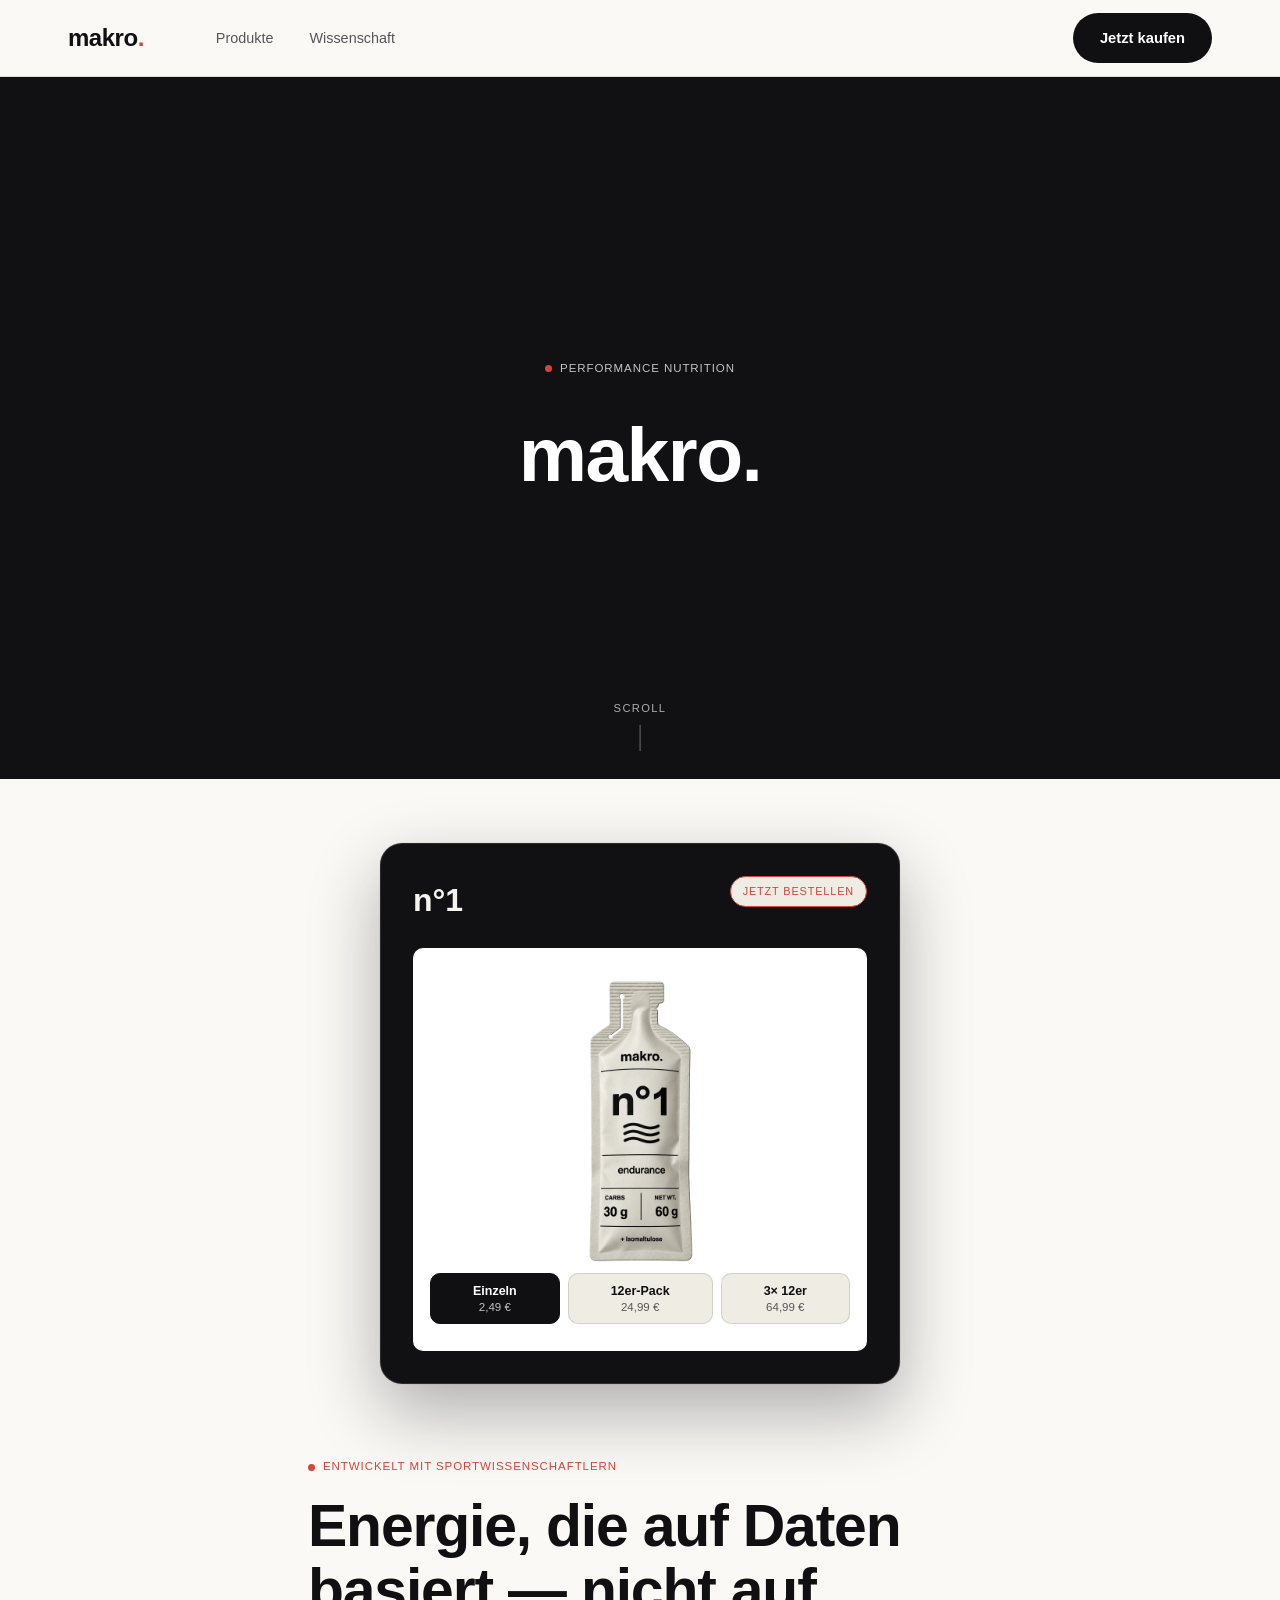
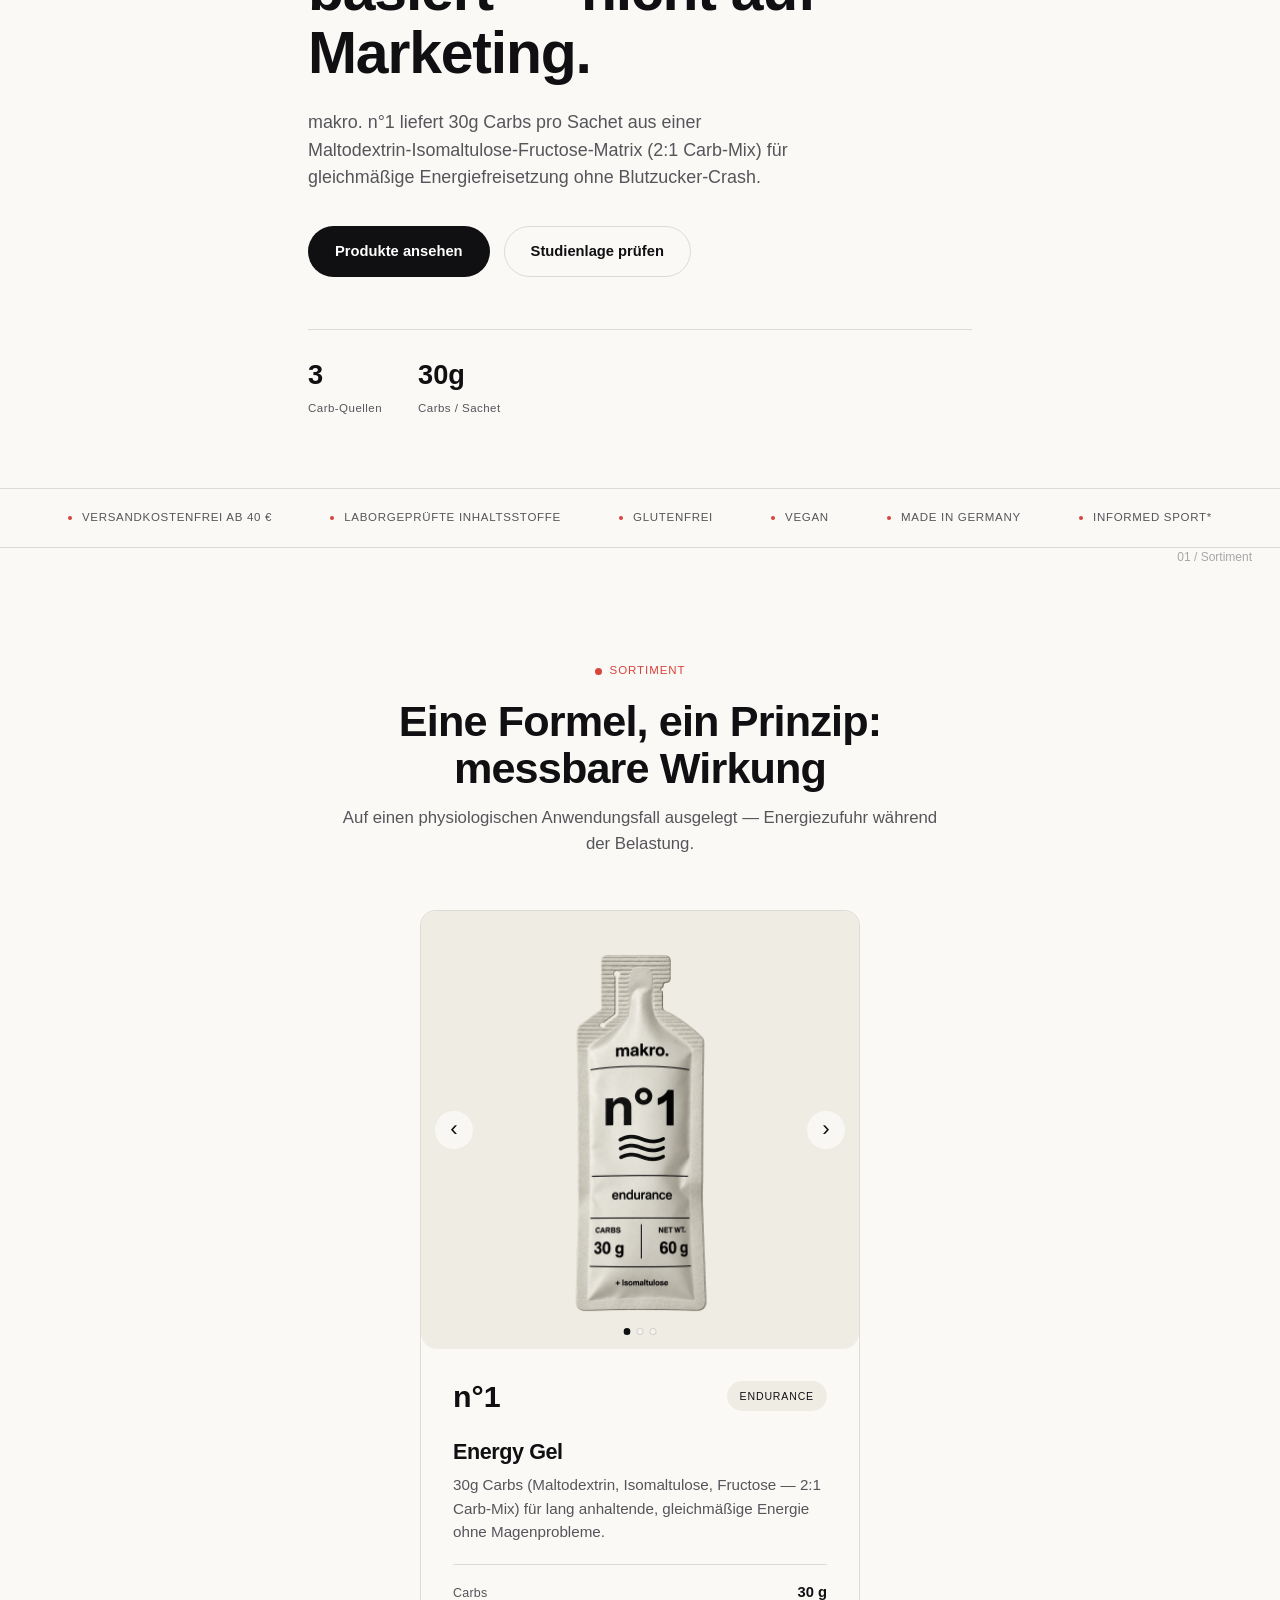
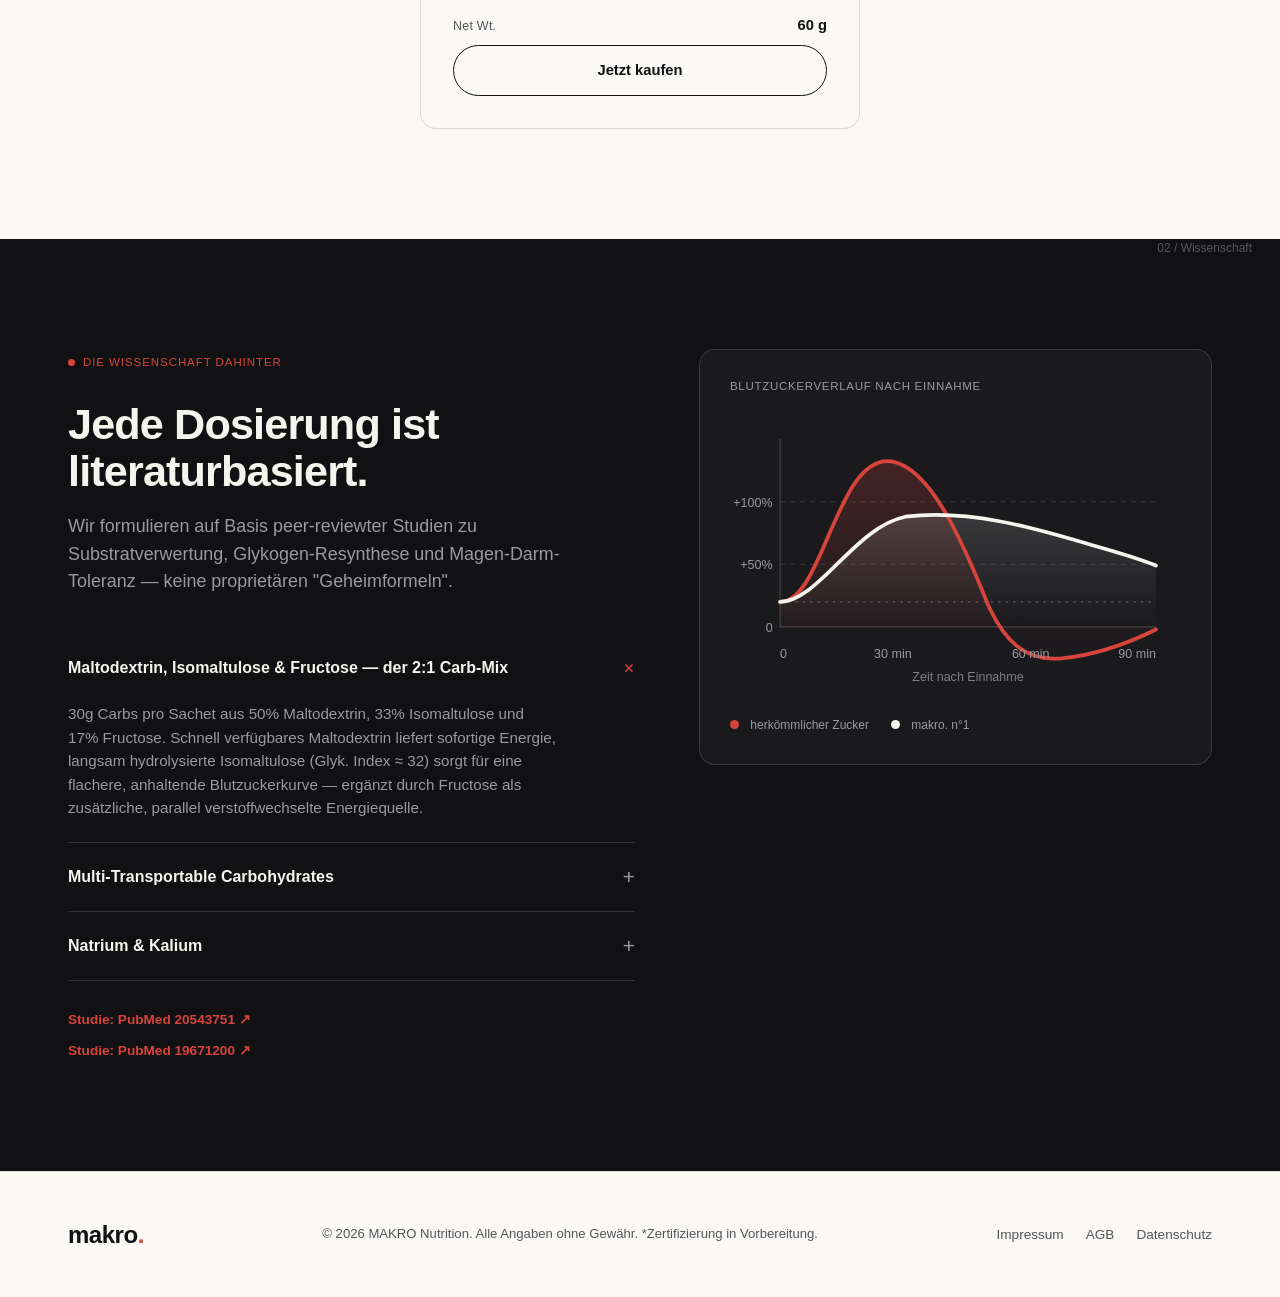
<file: index.html>
<!DOCTYPE html>
<html lang="de">
<head>
<meta charset="UTF-8">
<meta name="viewport" content="width=device-width, initial-scale=1.0">
<title>makro. — Performance Nutrition, wissenschaftlich entwickelt</title>
<meta name="description" content="makro. n°1 liefert 30g Carbs pro Sachet aus einer Maltodextrin-Isomaltulose-Fructose-Matrix (2:1 Carb-Mix) für gleichmäßige Energiefreisetzung ohne Blutzucker-Crash.">
<link rel="stylesheet" href="styles.css?v=11">
</head>
<body>

<header class="site-header">
  <div class="container header-inner">
    <div class="logo">makro<span class="dot">.</span></div>
    <nav class="nav">
      <a href="#produkte">Produkte</a>
      <a href="#wissenschaft">Wissenschaft</a>
    </nav>
    <a href="/n1/#kaufen" class="btn btn-primary">Jetzt kaufen</a>
    <button class="nav-toggle" id="navToggle" aria-label="Menü öffnen">
      <span></span><span></span><span></span>
    </button>
  </div>
  <nav class="nav-mobile" id="navMobile">
    <a href="#produkte">Produkte</a>
    <a href="#wissenschaft">Wissenschaft</a>
  </nav>
</header>

<main>

  <!-- BANNER -->
  <section class="banner">
    <video src="assets/video/waves-bw.mp4" autoplay loop muted playsinline></video>
    <a href="#produkte" class="banner-overlay">
      <span class="eyebrow">Performance Nutrition</span>
      <h2>makro.</h2>
    </a>
    <span class="banner-scroll">Scroll</span>
  </section>

  <!-- BUY -->
  <section class="hero-buy-section">
    <div class="container">
      <div class="hero-buy" data-reveal>
        <div class="hero-buy-head">
          <span class="product-no">n°1</span>
          <span class="product-tag">Jetzt bestellen</span>
        </div>
        <div class="hero-buy-list">
          <div class="hero-buy-item buy-picker">
            <img src="assets/img/n1-sachet.png" alt="makro n°1 Energy Gel" class="buy-photo">
            <div class="buy-tabs" role="tablist">
              <button class="buy-tab is-active" type="button" data-target="product-component-1789582864207">Einzeln<span>2,49&nbsp;€</span></button>
              <button class="buy-tab" type="button" data-target="product-component-1789582965822">12er-Pack<span>24,99&nbsp;€</span></button>
              <button class="buy-tab" type="button" data-target="product-component-1789582994146">3× 12er<span>64,99&nbsp;€</span></button>
            </div>
            <div class="buy-widgets">
              <div id="product-component-1789582864207" class="buy-widget is-active"></div>
              <div id="product-component-1789582965822" class="buy-widget"></div>
              <div id="product-component-1789582994146" class="buy-widget"></div>
            </div>
          </div>
        </div>
      </div>
    </div>
  </section>

  <!-- HERO -->
  <section class="hero">
    <div class="container hero-text" data-reveal>
      <span class="eyebrow">Entwickelt mit Sportwissenschaftlern</span>
      <h1>Energie, die auf Daten basiert — nicht auf Marketing.</h1>
      <p class="lead">makro. n°1 liefert 30g Carbs pro Sachet aus einer Maltodextrin-Isomaltulose-Fructose-Matrix (2:1 Carb-Mix) für gleichmäßige Energiefreisetzung ohne Blutzucker-Crash.</p>
      <div class="hero-cta">
        <a href="#produkte" class="btn btn-primary">Produkte ansehen</a>
        <a href="#wissenschaft" class="btn btn-ghost">Studienlage prüfen</a>
      </div>
      <div class="hero-stats">
        <div><strong data-count="3">0</strong><span>Carb-Quellen</span></div>
        <div><strong data-count="30g">0g</strong><span>Carbs / Sachet</span></div>
      </div>
    </div>
  </section>

  <!-- TRUST BAR -->
  <section class="trust-bar">
    <div class="container trust-inner">
      <span>Versandkostenfrei ab 40&nbsp;€</span>
      <span>Laborgeprüfte Inhaltsstoffe</span>
      <span>Glutenfrei</span>
      <span>Vegan</span>
      <span>Made in Germany</span>
      <span>Informed Sport*</span>
    </div>
  </section>

  <!-- PRODUKTE -->
  <section id="produkte" class="products">
    <span class="section-tag">01 / Sortiment</span>
    <div class="container">
      <div class="section-head" data-reveal>
        <span class="eyebrow">Sortiment</span>
        <h2>Eine Formel, ein Prinzip: messbare Wirkung</h2>
        <p>Auf einen physiologischen Anwendungsfall ausgelegt — Energiezufuhr während der Belastung.</p>
      </div>
      <div class="product-grid product-grid-single" data-reveal>

        <article class="product-card">
          <div class="product-swiper">
            <div class="product-swiper-track">
              <div class="swiper-slide"><img src="assets/img/n1-sachet.png" alt="makro n°1 Sachet"></div>
              <div class="swiper-slide"><div class="visual-frame"><span class="visual-frame-tag">Box — Foto folgt</span></div></div>
              <div class="swiper-slide"><img src="assets/img/n1-nutrition.png" alt="makro n°1 Zutaten und Nährwertangaben"></div>
            </div>
            <button class="swiper-arrow swiper-prev" aria-label="Vorheriges Bild">‹</button>
            <button class="swiper-arrow swiper-next" aria-label="Nächstes Bild">›</button>
            <div class="swiper-dots">
              <span class="swiper-dot active"></span>
              <span class="swiper-dot"></span>
              <span class="swiper-dot"></span>
            </div>
          </div>
          <div class="product-card-top">
            <span class="product-no">n°1</span>
            <span class="product-tag">Endurance</span>
          </div>
          <h3>Energy Gel</h3>
          <p>30g Carbs (Maltodextrin, Isomaltulose, Fructose — 2:1 Carb-Mix) für lang anhaltende, gleichmäßige Energie ohne Magenprobleme.</p>
          <ul class="spec-list">
            <li><span>Carbs</span><strong>30 g</strong></li>
            <li><span>Net Wt.</span><strong>60 g</strong></li>
          </ul>
          <a href="/n1/#kaufen" class="btn btn-outline">Jetzt kaufen</a>
        </article>

      </div>
    </div>
  </section>

  <!-- WISSENSCHAFT -->
  <section id="wissenschaft" class="section-dark">
    <span class="section-tag">02 / Wissenschaft</span>
    <div class="container science-inner">
      <div class="science-text" data-reveal>
        <span class="eyebrow">Die Wissenschaft dahinter</span>
        <h2>Jede Dosierung ist literaturbasiert.</h2>
        <p class="lead">Wir formulieren auf Basis peer-reviewter Studien zu Substratverwertung, Glykogen-Resynthese und Magen-Darm-Toleranz — keine proprietären "Geheimformeln".</p>

        <div class="accordion">
          <div class="accordion-item active">
            <button class="accordion-trigger">
              <span>Maltodextrin, Isomaltulose &amp; Fructose — der 2:1 Carb-Mix</span>
              <span class="accordion-icon">+</span>
            </button>
            <div class="accordion-panel">
              <p>30g Carbs pro Sachet aus 50% Maltodextrin, 33% Isomaltulose und 17% Fructose. Schnell verfügbares Maltodextrin liefert sofortige Energie, langsam hydrolysierte Isomaltulose (Glyk. Index ≈ 32) sorgt für eine flachere, anhaltende Blutzuckerkurve — ergänzt durch Fructose als zusätzliche, parallel verstoffwechselte Energiequelle.</p>
            </div>
          </div>
          <div class="accordion-item">
            <button class="accordion-trigger">
              <span>Multi-Transportable Carbohydrates</span>
              <span class="accordion-icon">+</span>
            </button>
            <div class="accordion-panel">
              <p>Maltodextrin und Isomaltulose werden über SGLT1 aufgenommen, Fructose separat über GLUT5. Diese duale Aufnahme erhöht die maximale Oxidationsrate exogener Kohlenhydrate und reduziert gastrointestinale Beschwerden bei hohen Zufuhrmengen.</p>
            </div>
          </div>
          <div class="accordion-item">
            <button class="accordion-trigger">
              <span>Natrium &amp; Kalium</span>
              <span class="accordion-icon">+</span>
            </button>
            <div class="accordion-panel">
              <p>Über Natriumcitrat und Kaliumchlorid liefert n°1 die zentralen Elektrolyte, die bei Schweißverlust während langer Belastung verloren gehen — für Flüssigkeitshaushalt und Muskelfunktion. Mit natürlichem Cola-Aroma.</p>
            </div>
          </div>
        </div>

        <div class="study-links">
          <a href="https://pubmed.ncbi.nlm.nih.gov/20543751/" target="_blank" rel="noopener">Studie: PubMed 20543751 ↗</a>
          <a href="https://pubmed.ncbi.nlm.nih.gov/19671200/" target="_blank" rel="noopener">Studie: PubMed 19671200 ↗</a>
        </div>
      </div>

      <div class="science-visual" data-reveal>
        <div class="chart-card">
          <h4>Blutzuckerverlauf nach Einnahme</h4>
          <svg viewBox="0 0 360 220" class="chart">
            <defs>
              <linearGradient id="fillRed" x1="0" y1="0" x2="0" y2="1">
                <stop offset="0%" stop-color="#d6443c" stop-opacity="0.22"/>
                <stop offset="100%" stop-color="#d6443c" stop-opacity="0"/>
              </linearGradient>
              <linearGradient id="fillLight" x1="0" y1="0" x2="0" y2="1">
                <stop offset="0%" stop-color="#f6f4ee" stop-opacity="0.14"/>
                <stop offset="100%" stop-color="#f6f4ee" stop-opacity="0"/>
              </linearGradient>
            </defs>

            <line x1="40" y1="20" x2="40" y2="170" stroke="#f6f4ee" stroke-opacity="0.18"/>
            <line x1="40" y1="170" x2="340" y2="170" stroke="#f6f4ee" stroke-opacity="0.18"/>
            <line x1="40" y1="120" x2="340" y2="120" stroke="#f6f4ee" stroke-opacity="0.1" stroke-dasharray="4 4"/>
            <line x1="40" y1="70" x2="340" y2="70" stroke="#f6f4ee" stroke-opacity="0.1" stroke-dasharray="4 4"/>

            <line x1="40" y1="150" x2="340" y2="150" stroke="#f6f4ee" stroke-opacity="0.28" stroke-dasharray="2 4"/>

            <path d="M40,150 C75,150 85,30 130,38 C160,44 185,100 205,150 C218,180 235,198 265,195 C295,192 320,182 340,172 L340,170 L40,170 Z" fill="url(#fillRed)"/>
            <path d="M40,150 C70,150 100,90 140,82 C190,76 240,90 290,105 C315,112 330,117 340,121 L340,170 L40,170 Z" fill="url(#fillLight)"/>

            <path d="M40,150 C75,150 85,30 130,38 C160,44 185,100 205,150 C218,180 235,198 265,195 C295,192 320,182 340,172" fill="none" stroke="#d6443c" stroke-width="3" stroke-linecap="round"/>
            <path d="M40,150 C70,150 100,90 140,82 C190,76 240,90 290,105 C315,112 330,117 340,121" fill="none" stroke="#f6f4ee" stroke-width="3" stroke-linecap="round"/>

            <text x="34" y="174" text-anchor="end" font-size="10" fill="#9a9a9e">0</text>
            <text x="34" y="124" text-anchor="end" font-size="10" fill="#9a9a9e">+50%</text>
            <text x="34" y="74" text-anchor="end" font-size="10" fill="#9a9a9e">+100%</text>

            <text x="40" y="195" font-size="10" fill="#9a9a9e">0</text>
            <text x="130" y="195" text-anchor="middle" font-size="10" fill="#9a9a9e">30 min</text>
            <text x="240" y="195" text-anchor="middle" font-size="10" fill="#9a9a9e">60 min</text>
            <text x="340" y="195" text-anchor="end" font-size="10" fill="#9a9a9e">90 min</text>
            <text x="190" y="213" text-anchor="middle" font-size="10" fill="#9a9a9e" opacity="0.8">Zeit nach Einnahme</text>
          </svg>
          <div class="chart-legend">
            <span><i class="dot-red"></i> herkömmlicher Zucker</span>
            <span><i class="dot-light"></i> makro. n°1</span>
          </div>
        </div>
      </div>
    </div>
  </section>

</main>

<footer class="site-footer">
  <div class="container footer-inner">
    <div class="logo">makro<span class="dot">.</span></div>
    <p>© 2026 MAKRO Nutrition. Alle Angaben ohne Gewähr. *Zertifizierung in Vorbereitung.</p>
    <div class="footer-links">
      <a href="/impressum/" class="footer-link">Impressum</a>
      <a href="/agb/" class="footer-link">AGB</a>
      <a href="/datenschutz/" class="footer-link">Datenschutz</a>
    </div>
  </div>
</footer>

<script src="script.js?v=11"></script>
<script src="assets/js/shopify-buy.js?v=3"></script>
</body>
</html>
</file>
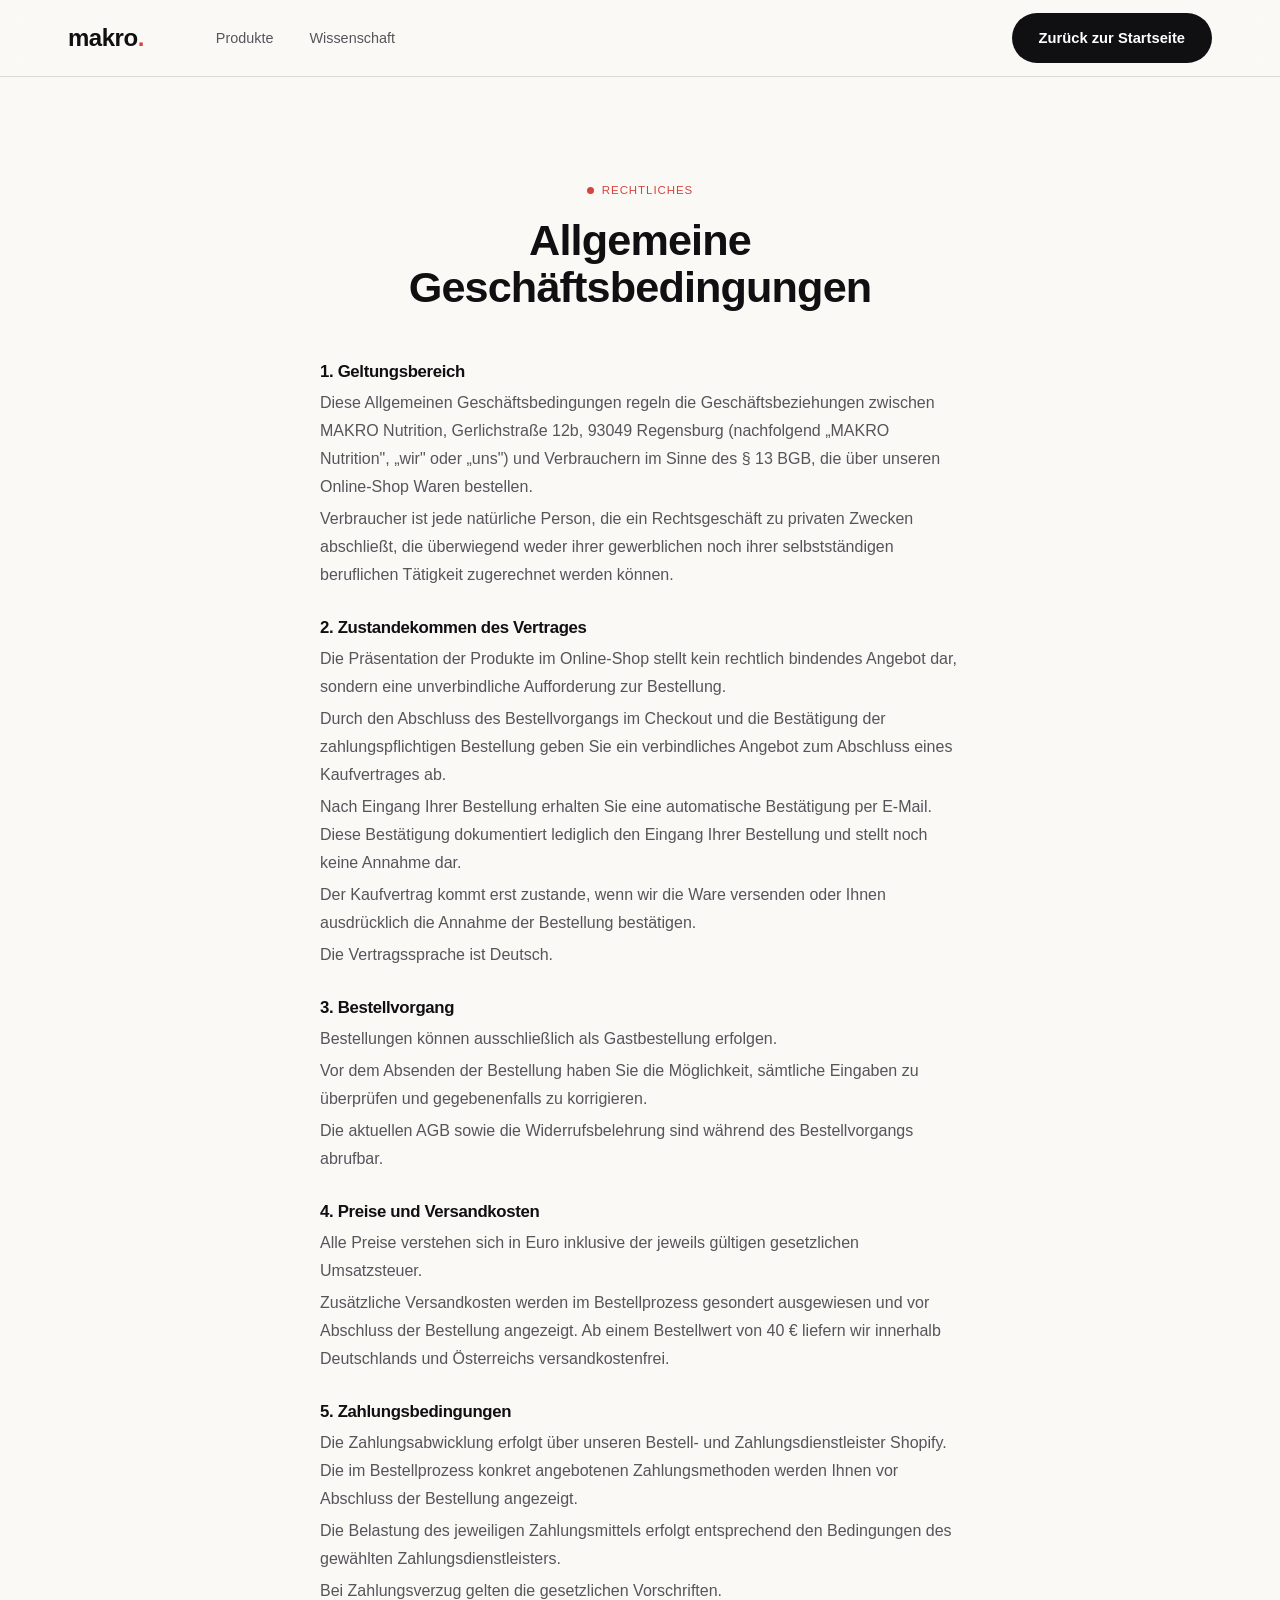
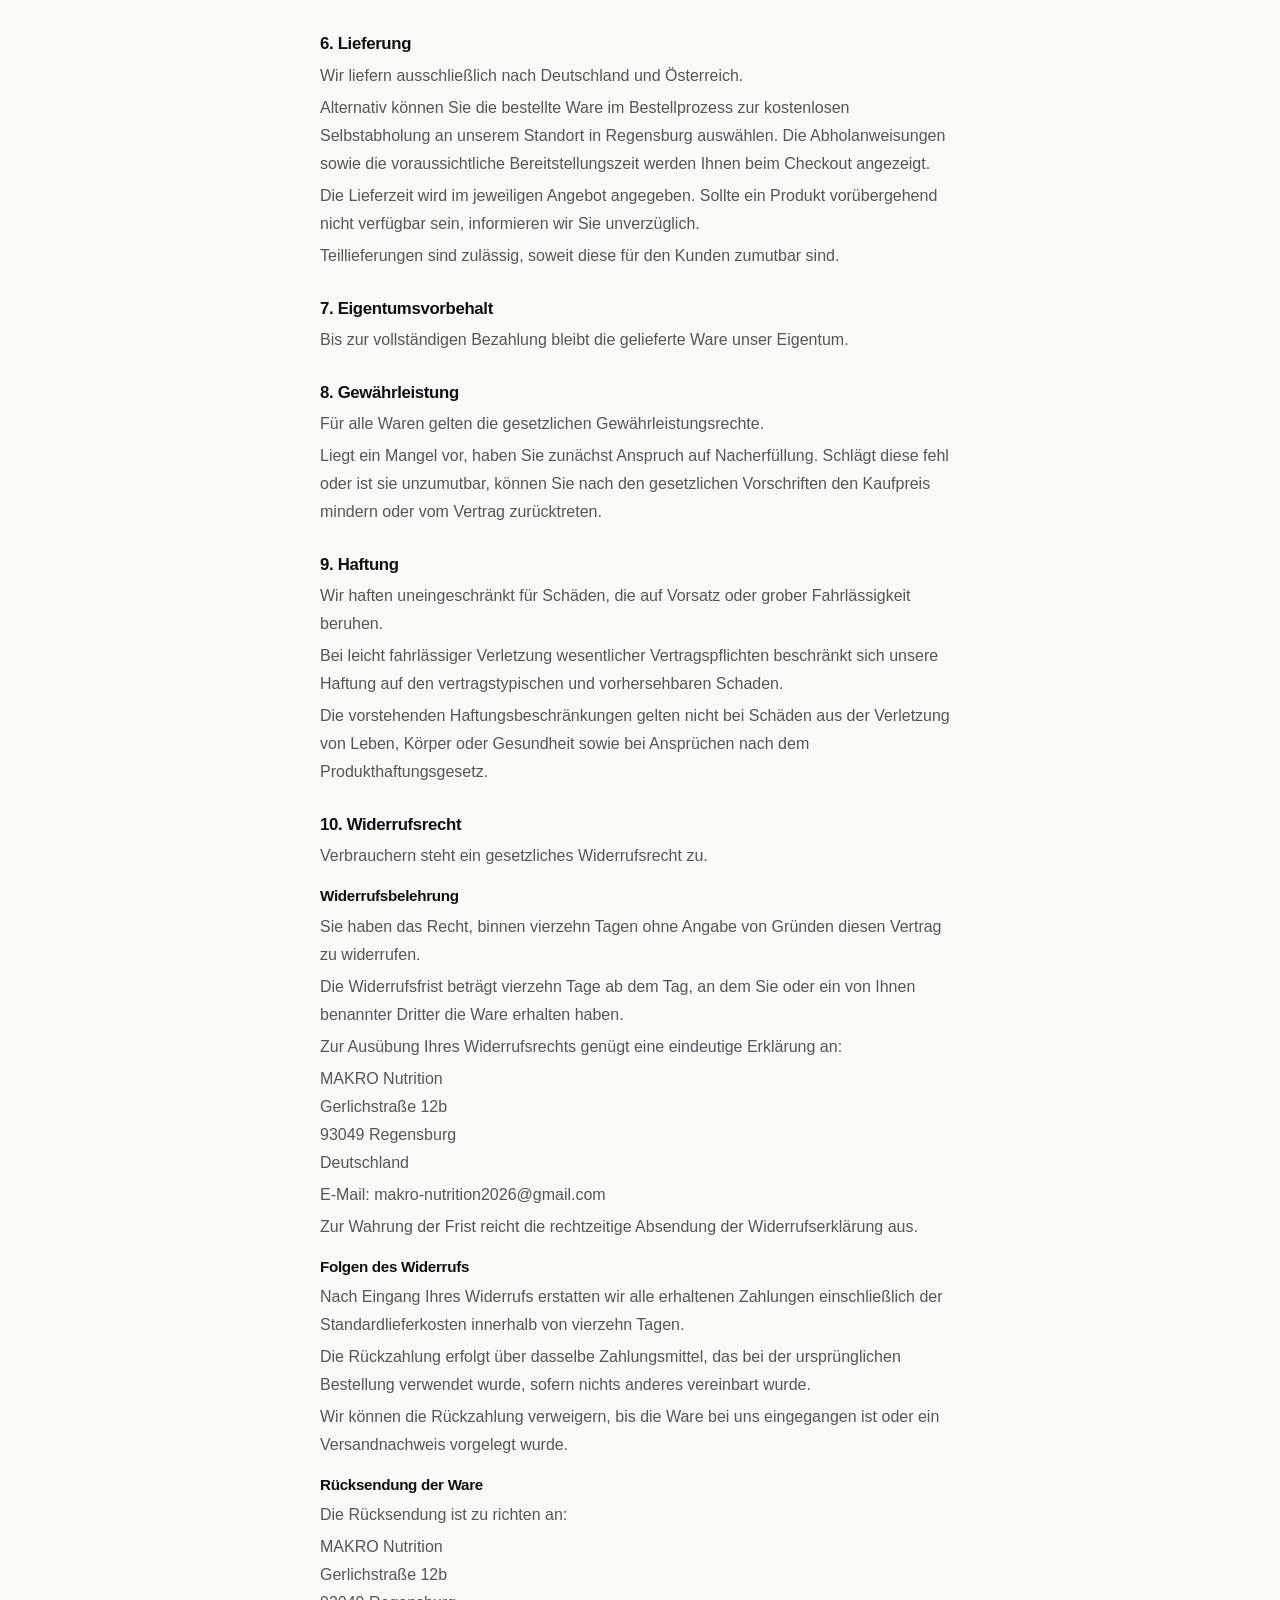
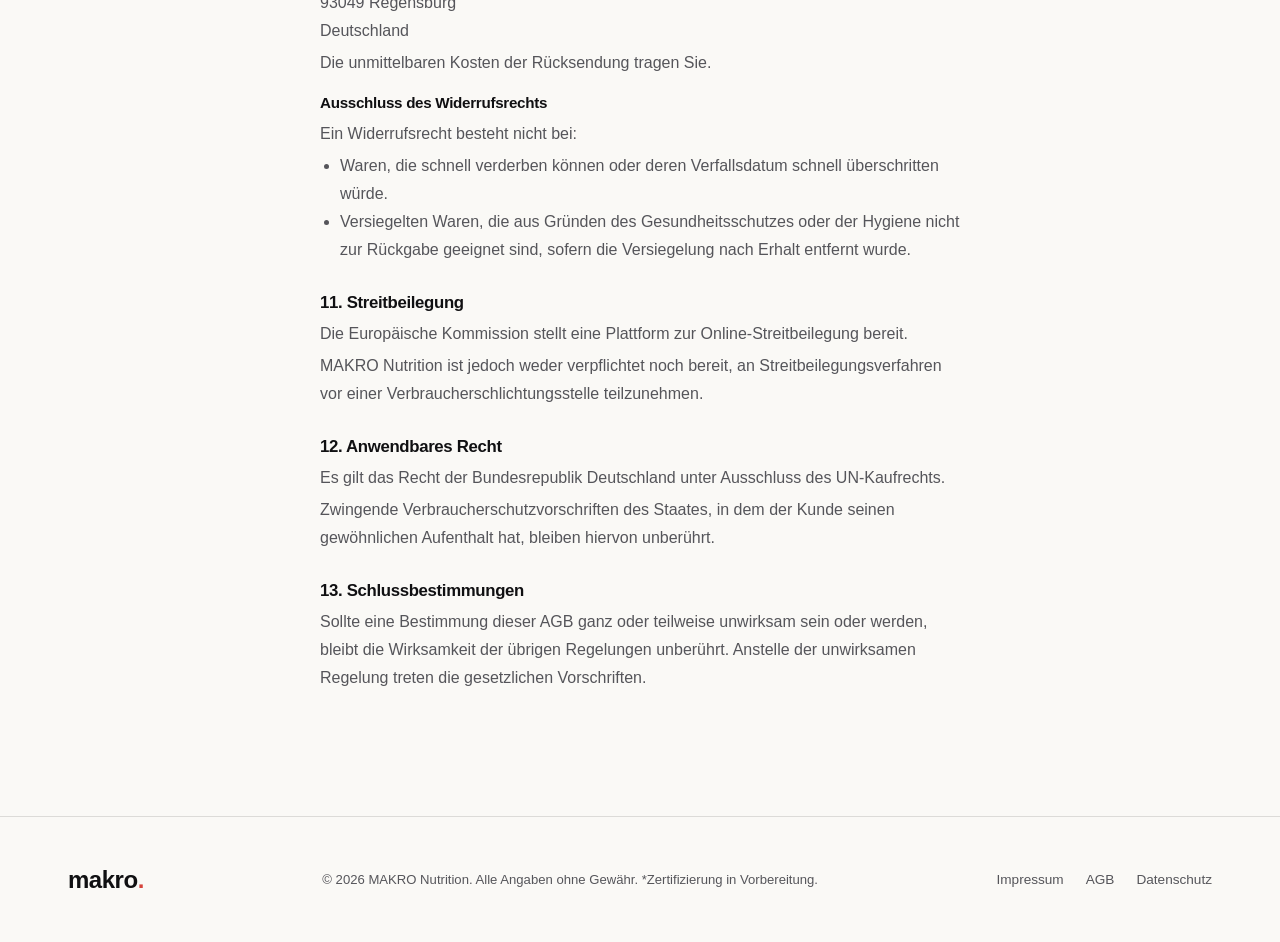
<file: agb/index.html>
<!DOCTYPE html>
<html lang="de">
<head>
<meta charset="UTF-8">
<meta name="viewport" content="width=device-width, initial-scale=1.0">
<title>AGB — makro.</title>
<link rel="stylesheet" href="../styles.css?v=11">
</head>
<body>

<header class="site-header">
  <div class="container header-inner">
    <a href="/" class="logo">makro<span class="dot">.</span></a>
    <nav class="nav">
      <a href="/#produkte">Produkte</a>
      <a href="/#wissenschaft">Wissenschaft</a>
    </nav>
    <a href="/" class="btn btn-primary">Zurück zur Startseite</a>
    <button class="nav-toggle" id="navToggle" aria-label="Menü öffnen">
      <span></span><span></span><span></span>
    </button>
  </div>
  <nav class="nav-mobile" id="navMobile">
    <a href="/#produkte">Produkte</a>
    <a href="/#wissenschaft">Wissenschaft</a>
    <a href="/">Zurück zur Startseite</a>
  </nav>
</header>

<main>
  <section class="legal">
    <div class="container">
      <div class="section-head">
        <span class="eyebrow">Rechtliches</span>
        <h2>Allgemeine Geschäftsbedingungen</h2>
      </div>
      <div class="legal-content">

        <h3>1. Geltungsbereich</h3>
        <p>Diese Allgemeinen Geschäftsbedingungen regeln die Geschäftsbeziehungen zwischen MAKRO Nutrition, Gerlichstraße 12b, 93049 Regensburg (nachfolgend „MAKRO Nutrition", „wir" oder „uns") und Verbrauchern im Sinne des § 13 BGB, die über unseren Online-Shop Waren bestellen.</p>
        <p>Verbraucher ist jede natürliche Person, die ein Rechtsgeschäft zu privaten Zwecken abschließt, die überwiegend weder ihrer gewerblichen noch ihrer selbstständigen beruflichen Tätigkeit zugerechnet werden können.</p>

        <h3>2. Zustandekommen des Vertrages</h3>
        <p>Die Präsentation der Produkte im Online-Shop stellt kein rechtlich bindendes Angebot dar, sondern eine unverbindliche Aufforderung zur Bestellung.</p>
        <p>Durch den Abschluss des Bestellvorgangs im Checkout und die Bestätigung der zahlungspflichtigen Bestellung geben Sie ein verbindliches Angebot zum Abschluss eines Kaufvertrages ab.</p>
        <p>Nach Eingang Ihrer Bestellung erhalten Sie eine automatische Bestätigung per E-Mail. Diese Bestätigung dokumentiert lediglich den Eingang Ihrer Bestellung und stellt noch keine Annahme dar.</p>
        <p>Der Kaufvertrag kommt erst zustande, wenn wir die Ware versenden oder Ihnen ausdrücklich die Annahme der Bestellung bestätigen.</p>
        <p>Die Vertragssprache ist Deutsch.</p>

        <h3>3. Bestellvorgang</h3>
        <p>Bestellungen können ausschließlich als Gastbestellung erfolgen.</p>
        <p>Vor dem Absenden der Bestellung haben Sie die Möglichkeit, sämtliche Eingaben zu überprüfen und gegebenenfalls zu korrigieren.</p>
        <p>Die aktuellen AGB sowie die Widerrufsbelehrung sind während des Bestellvorgangs abrufbar.</p>

        <h3>4. Preise und Versandkosten</h3>
        <p>Alle Preise verstehen sich in Euro inklusive der jeweils gültigen gesetzlichen Umsatzsteuer.</p>
        <p>Zusätzliche Versandkosten werden im Bestellprozess gesondert ausgewiesen und vor Abschluss der Bestellung angezeigt. Ab einem Bestellwert von 40&nbsp;€ liefern wir innerhalb Deutschlands und Österreichs versandkostenfrei.</p>

        <h3>5. Zahlungsbedingungen</h3>
        <p>Die Zahlungsabwicklung erfolgt über unseren Bestell- und Zahlungsdienstleister Shopify. Die im Bestellprozess konkret angebotenen Zahlungsmethoden werden Ihnen vor Abschluss der Bestellung angezeigt.</p>
        <p>Die Belastung des jeweiligen Zahlungsmittels erfolgt entsprechend den Bedingungen des gewählten Zahlungsdienstleisters.</p>
        <p>Bei Zahlungsverzug gelten die gesetzlichen Vorschriften.</p>

        <h3>6. Lieferung</h3>
        <p>Wir liefern ausschließlich nach Deutschland und Österreich.</p>
        <p>Alternativ können Sie die bestellte Ware im Bestellprozess zur kostenlosen Selbstabholung an unserem Standort in Regensburg auswählen. Die Abholanweisungen sowie die voraussichtliche Bereitstellungszeit werden Ihnen beim Checkout angezeigt.</p>
        <p>Die Lieferzeit wird im jeweiligen Angebot angegeben. Sollte ein Produkt vorübergehend nicht verfügbar sein, informieren wir Sie unverzüglich.</p>
        <p>Teillieferungen sind zulässig, soweit diese für den Kunden zumutbar sind.</p>

        <h3>7. Eigentumsvorbehalt</h3>
        <p>Bis zur vollständigen Bezahlung bleibt die gelieferte Ware unser Eigentum.</p>

        <h3>8. Gewährleistung</h3>
        <p>Für alle Waren gelten die gesetzlichen Gewährleistungsrechte.</p>
        <p>Liegt ein Mangel vor, haben Sie zunächst Anspruch auf Nacherfüllung. Schlägt diese fehl oder ist sie unzumutbar, können Sie nach den gesetzlichen Vorschriften den Kaufpreis mindern oder vom Vertrag zurücktreten.</p>

        <h3>9. Haftung</h3>
        <p>Wir haften uneingeschränkt für Schäden, die auf Vorsatz oder grober Fahrlässigkeit beruhen.</p>
        <p>Bei leicht fahrlässiger Verletzung wesentlicher Vertragspflichten beschränkt sich unsere Haftung auf den vertragstypischen und vorhersehbaren Schaden.</p>
        <p>Die vorstehenden Haftungsbeschränkungen gelten nicht bei Schäden aus der Verletzung von Leben, Körper oder Gesundheit sowie bei Ansprüchen nach dem Produkthaftungsgesetz.</p>

        <h3>10. Widerrufsrecht</h3>
        <p>Verbrauchern steht ein gesetzliches Widerrufsrecht zu.</p>

        <h4>Widerrufsbelehrung</h4>
        <p>Sie haben das Recht, binnen vierzehn Tagen ohne Angabe von Gründen diesen Vertrag zu widerrufen.</p>
        <p>Die Widerrufsfrist beträgt vierzehn Tage ab dem Tag, an dem Sie oder ein von Ihnen benannter Dritter die Ware erhalten haben.</p>
        <p>Zur Ausübung Ihres Widerrufsrechts genügt eine eindeutige Erklärung an:</p>
        <p>MAKRO Nutrition<br>
        Gerlichstraße 12b<br>
        93049 Regensburg<br>
        Deutschland</p>
        <p>E-Mail: <a href="mailto:makro-nutrition2026@gmail.com">makro-nutrition2026@gmail.com</a></p>
        <p>Zur Wahrung der Frist reicht die rechtzeitige Absendung der Widerrufserklärung aus.</p>

        <h4>Folgen des Widerrufs</h4>
        <p>Nach Eingang Ihres Widerrufs erstatten wir alle erhaltenen Zahlungen einschließlich der Standardlieferkosten innerhalb von vierzehn Tagen.</p>
        <p>Die Rückzahlung erfolgt über dasselbe Zahlungsmittel, das bei der ursprünglichen Bestellung verwendet wurde, sofern nichts anderes vereinbart wurde.</p>
        <p>Wir können die Rückzahlung verweigern, bis die Ware bei uns eingegangen ist oder ein Versandnachweis vorgelegt wurde.</p>

        <h4>Rücksendung der Ware</h4>
        <p>Die Rücksendung ist zu richten an:</p>
        <p>MAKRO Nutrition<br>
        Gerlichstraße 12b<br>
        93049 Regensburg<br>
        Deutschland</p>
        <p>Die unmittelbaren Kosten der Rücksendung tragen Sie.</p>

        <h4>Ausschluss des Widerrufsrechts</h4>
        <p>Ein Widerrufsrecht besteht nicht bei:</p>
        <ul>
          <li>Waren, die schnell verderben können oder deren Verfallsdatum schnell überschritten würde.</li>
          <li>Versiegelten Waren, die aus Gründen des Gesundheitsschutzes oder der Hygiene nicht zur Rückgabe geeignet sind, sofern die Versiegelung nach Erhalt entfernt wurde.</li>
        </ul>

        <h3>11. Streitbeilegung</h3>
        <p>Die Europäische Kommission stellt eine Plattform zur Online-Streitbeilegung bereit.</p>
        <p>MAKRO Nutrition ist jedoch weder verpflichtet noch bereit, an Streitbeilegungsverfahren vor einer Verbraucherschlichtungsstelle teilzunehmen.</p>

        <h3>12. Anwendbares Recht</h3>
        <p>Es gilt das Recht der Bundesrepublik Deutschland unter Ausschluss des UN-Kaufrechts.</p>
        <p>Zwingende Verbraucherschutzvorschriften des Staates, in dem der Kunde seinen gewöhnlichen Aufenthalt hat, bleiben hiervon unberührt.</p>

        <h3>13. Schlussbestimmungen</h3>
        <p>Sollte eine Bestimmung dieser AGB ganz oder teilweise unwirksam sein oder werden, bleibt die Wirksamkeit der übrigen Regelungen unberührt. Anstelle der unwirksamen Regelung treten die gesetzlichen Vorschriften.</p>

      </div>
    </div>
  </section>
</main>

<footer class="site-footer">
  <div class="container footer-inner">
    <div class="logo">makro<span class="dot">.</span></div>
    <p>© 2026 MAKRO Nutrition. Alle Angaben ohne Gewähr. *Zertifizierung in Vorbereitung.</p>
    <div class="footer-links">
      <a href="/impressum/" class="footer-link">Impressum</a>
      <a href="/agb/" class="footer-link">AGB</a>
      <a href="/datenschutz/" class="footer-link">Datenschutz</a>
    </div>
  </div>
</footer>

<script src="../script.js?v=11"></script>
</body>
</html>
</file>
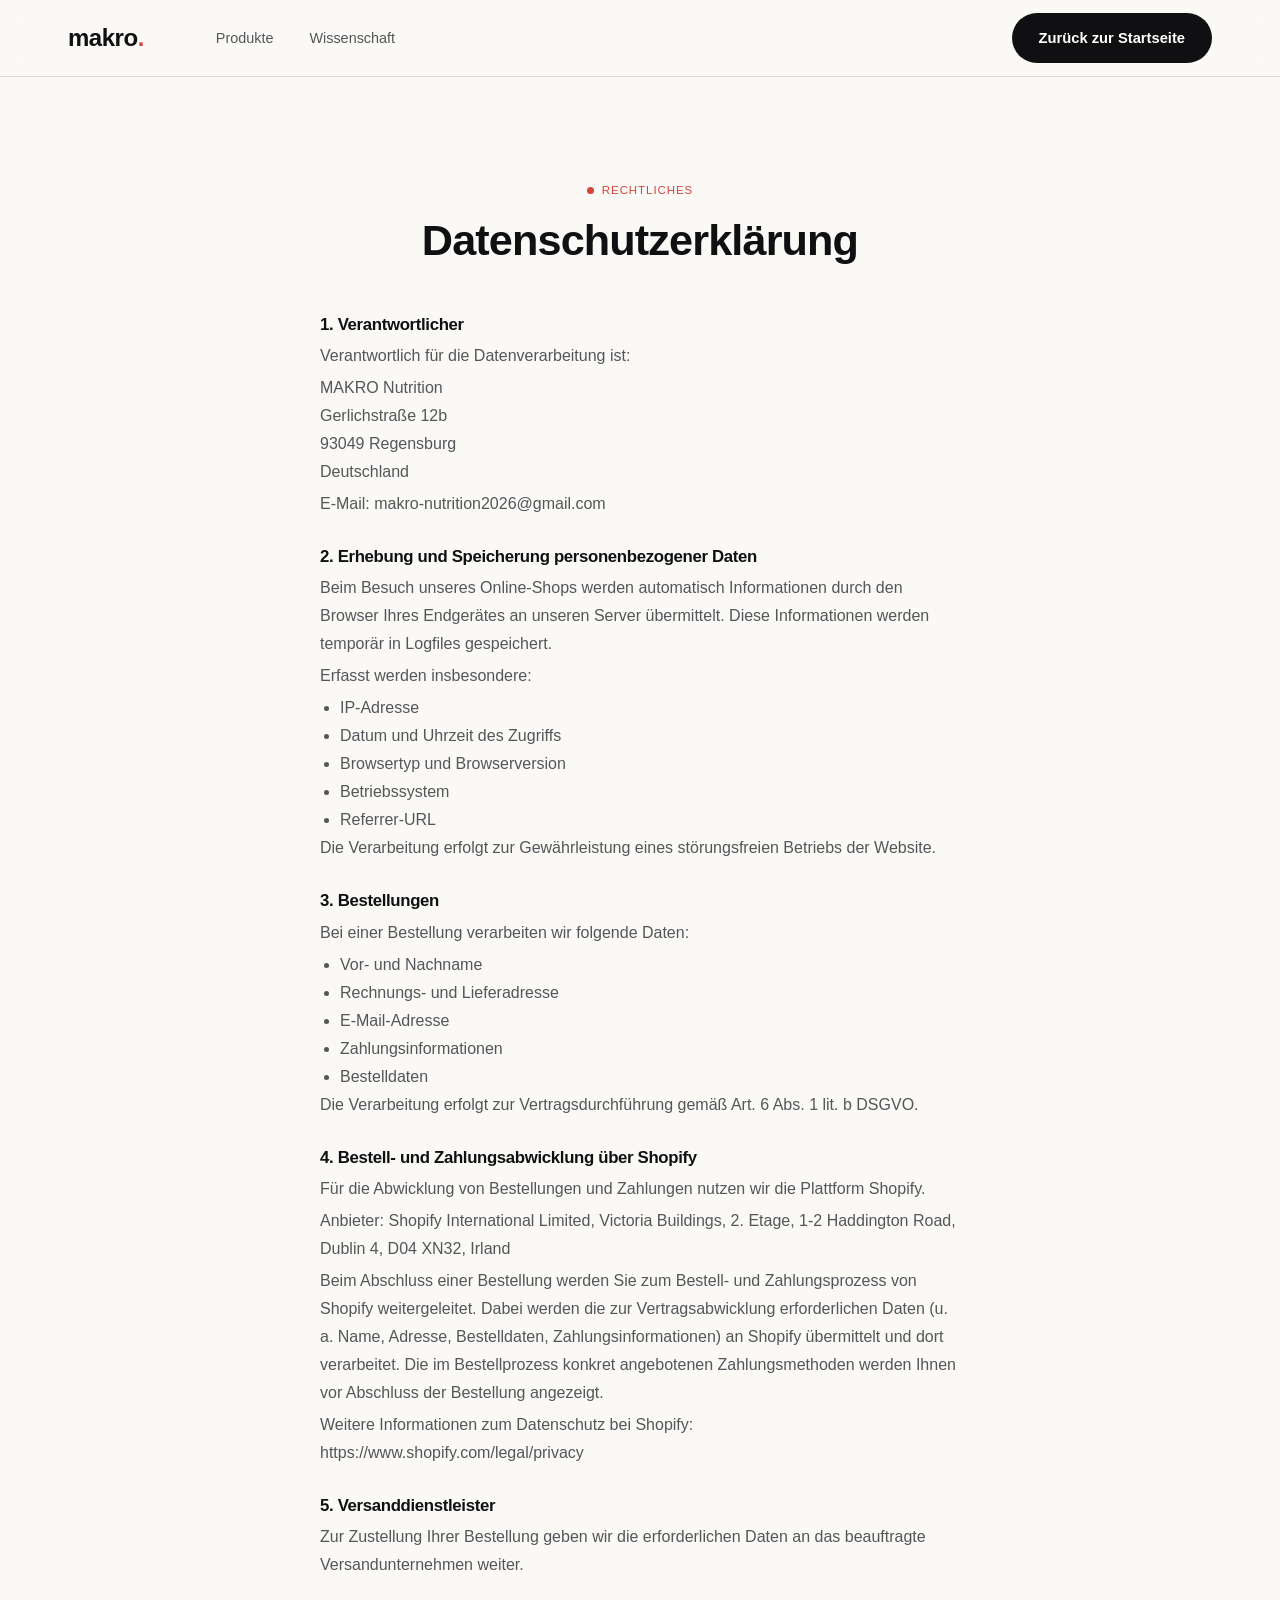
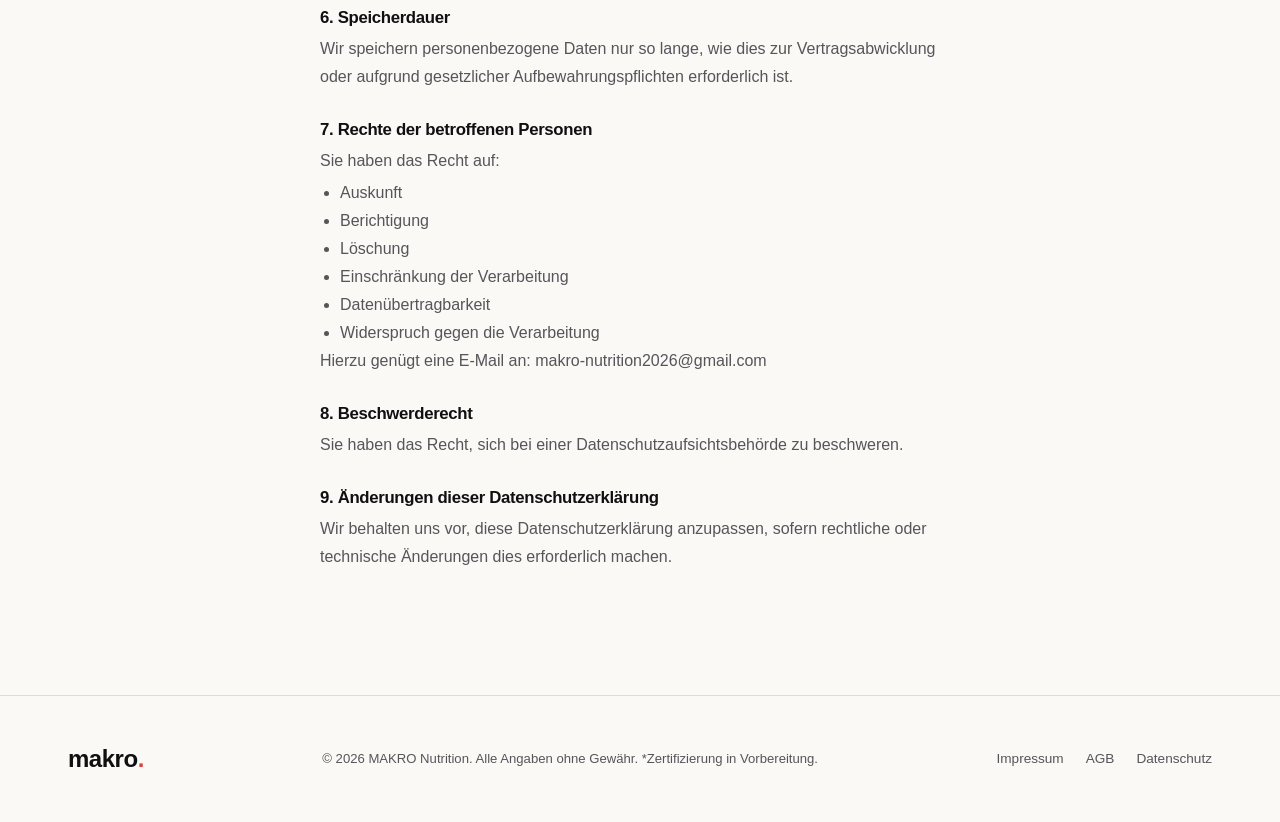
<file: datenschutz/index.html>
<!DOCTYPE html>
<html lang="de">
<head>
<meta charset="UTF-8">
<meta name="viewport" content="width=device-width, initial-scale=1.0">
<title>Datenschutz — makro.</title>
<link rel="stylesheet" href="../styles.css?v=11">
</head>
<body>

<header class="site-header">
  <div class="container header-inner">
    <a href="/" class="logo">makro<span class="dot">.</span></a>
    <nav class="nav">
      <a href="/#produkte">Produkte</a>
      <a href="/#wissenschaft">Wissenschaft</a>
    </nav>
    <a href="/" class="btn btn-primary">Zurück zur Startseite</a>
    <button class="nav-toggle" id="navToggle" aria-label="Menü öffnen">
      <span></span><span></span><span></span>
    </button>
  </div>
  <nav class="nav-mobile" id="navMobile">
    <a href="/#produkte">Produkte</a>
    <a href="/#wissenschaft">Wissenschaft</a>
    <a href="/">Zurück zur Startseite</a>
  </nav>
</header>

<main>
  <section class="legal">
    <div class="container">
      <div class="section-head">
        <span class="eyebrow">Rechtliches</span>
        <h2>Datenschutzerklärung</h2>
      </div>
      <div class="legal-content">

        <h3>1. Verantwortlicher</h3>
        <p>Verantwortlich für die Datenverarbeitung ist:</p>
        <p>MAKRO Nutrition<br>
        Gerlichstraße 12b<br>
        93049 Regensburg<br>
        Deutschland</p>
        <p>E-Mail: <a href="mailto:makro-nutrition2026@gmail.com">makro-nutrition2026@gmail.com</a></p>

        <h3>2. Erhebung und Speicherung personenbezogener Daten</h3>
        <p>Beim Besuch unseres Online-Shops werden automatisch Informationen durch den Browser Ihres Endgerätes an unseren Server übermittelt. Diese Informationen werden temporär in Logfiles gespeichert.</p>
        <p>Erfasst werden insbesondere:</p>
        <ul>
          <li>IP-Adresse</li>
          <li>Datum und Uhrzeit des Zugriffs</li>
          <li>Browsertyp und Browserversion</li>
          <li>Betriebssystem</li>
          <li>Referrer-URL</li>
        </ul>
        <p>Die Verarbeitung erfolgt zur Gewährleistung eines störungsfreien Betriebs der Website.</p>

        <h3>3. Bestellungen</h3>
        <p>Bei einer Bestellung verarbeiten wir folgende Daten:</p>
        <ul>
          <li>Vor- und Nachname</li>
          <li>Rechnungs- und Lieferadresse</li>
          <li>E-Mail-Adresse</li>
          <li>Zahlungsinformationen</li>
          <li>Bestelldaten</li>
        </ul>
        <p>Die Verarbeitung erfolgt zur Vertragsdurchführung gemäß Art. 6 Abs. 1 lit. b DSGVO.</p>

        <h3>4. Bestell- und Zahlungsabwicklung über Shopify</h3>
        <p>Für die Abwicklung von Bestellungen und Zahlungen nutzen wir die Plattform Shopify.</p>
        <p>Anbieter: Shopify International Limited, Victoria Buildings, 2. Etage, 1-2 Haddington Road, Dublin 4, D04 XN32, Irland</p>
        <p>Beim Abschluss einer Bestellung werden Sie zum Bestell- und Zahlungsprozess von Shopify weitergeleitet. Dabei werden die zur Vertragsabwicklung erforderlichen Daten (u. a. Name, Adresse, Bestelldaten, Zahlungsinformationen) an Shopify übermittelt und dort verarbeitet. Die im Bestellprozess konkret angebotenen Zahlungsmethoden werden Ihnen vor Abschluss der Bestellung angezeigt.</p>
        <p>Weitere Informationen zum Datenschutz bei Shopify: <a href="https://www.shopify.com/legal/privacy" target="_blank" rel="noopener">https://www.shopify.com/legal/privacy</a></p>

        <h3>5. Versanddienstleister</h3>
        <p>Zur Zustellung Ihrer Bestellung geben wir die erforderlichen Daten an das beauftragte Versandunternehmen weiter.</p>

        <h3>6. Speicherdauer</h3>
        <p>Wir speichern personenbezogene Daten nur so lange, wie dies zur Vertragsabwicklung oder aufgrund gesetzlicher Aufbewahrungspflichten erforderlich ist.</p>

        <h3>7. Rechte der betroffenen Personen</h3>
        <p>Sie haben das Recht auf:</p>
        <ul>
          <li>Auskunft</li>
          <li>Berichtigung</li>
          <li>Löschung</li>
          <li>Einschränkung der Verarbeitung</li>
          <li>Datenübertragbarkeit</li>
          <li>Widerspruch gegen die Verarbeitung</li>
        </ul>
        <p>Hierzu genügt eine E-Mail an: <a href="mailto:makro-nutrition2026@gmail.com">makro-nutrition2026@gmail.com</a></p>

        <h3>8. Beschwerderecht</h3>
        <p>Sie haben das Recht, sich bei einer Datenschutzaufsichtsbehörde zu beschweren.</p>

        <h3>9. Änderungen dieser Datenschutzerklärung</h3>
        <p>Wir behalten uns vor, diese Datenschutzerklärung anzupassen, sofern rechtliche oder technische Änderungen dies erforderlich machen.</p>

      </div>
    </div>
  </section>
</main>

<footer class="site-footer">
  <div class="container footer-inner">
    <div class="logo">makro<span class="dot">.</span></div>
    <p>© 2026 MAKRO Nutrition. Alle Angaben ohne Gewähr. *Zertifizierung in Vorbereitung.</p>
    <div class="footer-links">
      <a href="/impressum/" class="footer-link">Impressum</a>
      <a href="/agb/" class="footer-link">AGB</a>
      <a href="/datenschutz/" class="footer-link">Datenschutz</a>
    </div>
  </div>
</footer>

<script src="../script.js?v=11"></script>
</body>
</html>
</file>
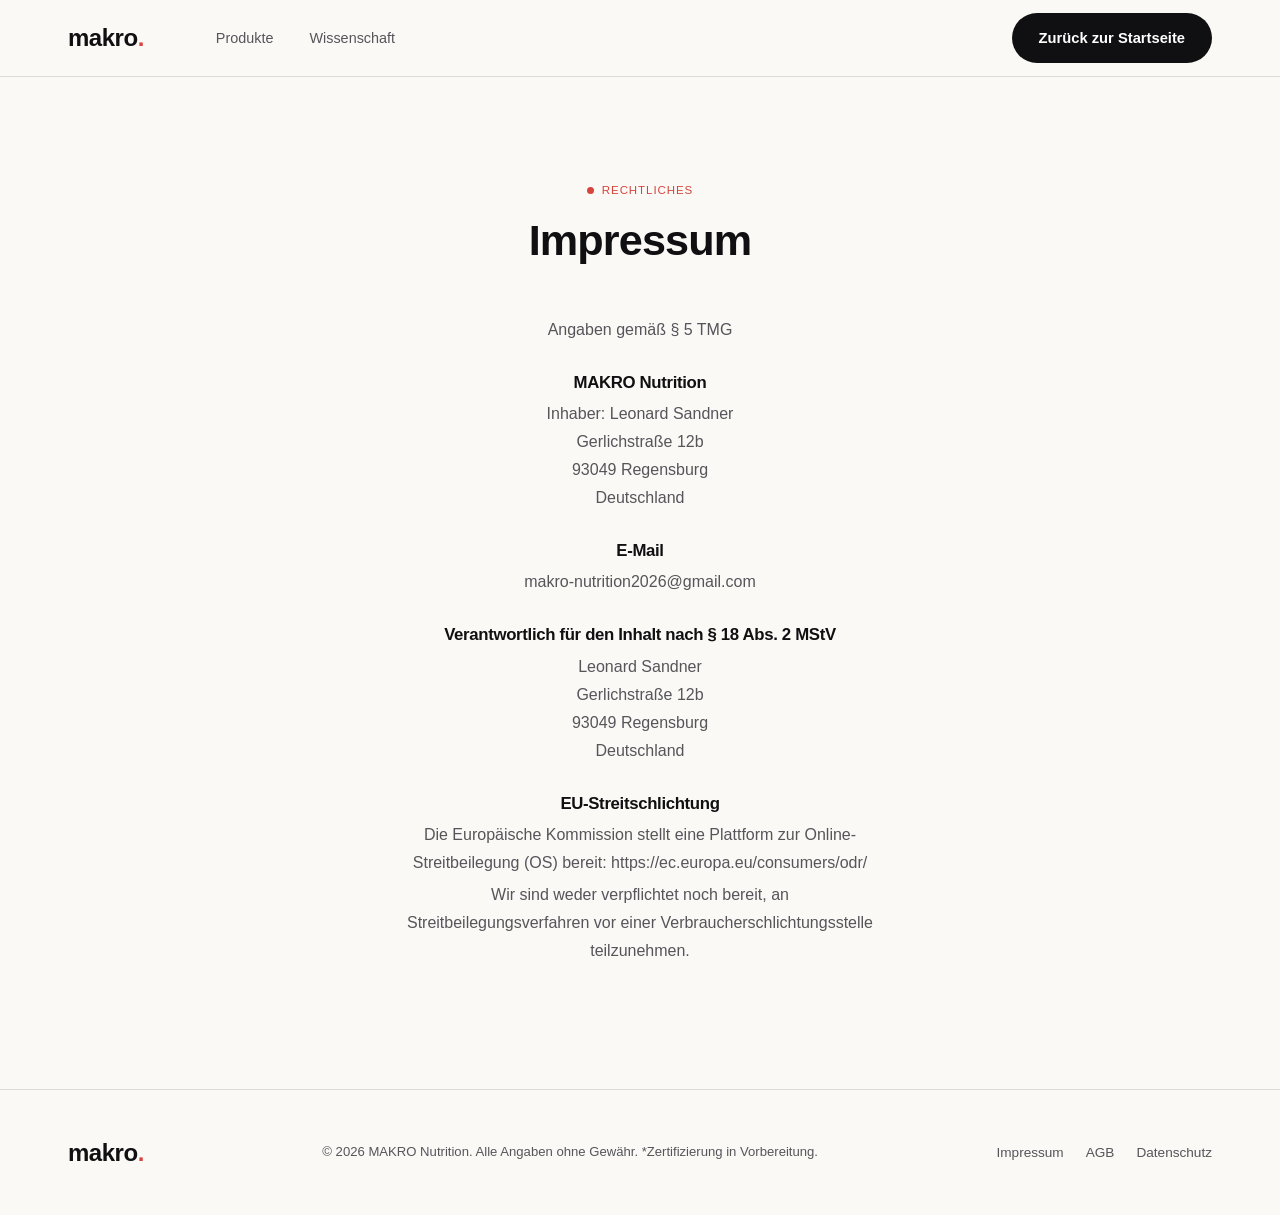
<file: impressum/index.html>
<!DOCTYPE html>
<html lang="de">
<head>
<meta charset="UTF-8">
<meta name="viewport" content="width=device-width, initial-scale=1.0">
<title>Impressum — makro.</title>
<link rel="stylesheet" href="../styles.css?v=11">
</head>
<body>

<header class="site-header">
  <div class="container header-inner">
    <a href="/" class="logo">makro<span class="dot">.</span></a>
    <nav class="nav">
      <a href="/#produkte">Produkte</a>
      <a href="/#wissenschaft">Wissenschaft</a>
    </nav>
    <a href="/" class="btn btn-primary">Zurück zur Startseite</a>
    <button class="nav-toggle" id="navToggle" aria-label="Menü öffnen">
      <span></span><span></span><span></span>
    </button>
  </div>
  <nav class="nav-mobile" id="navMobile">
    <a href="/#produkte">Produkte</a>
    <a href="/#wissenschaft">Wissenschaft</a>
    <a href="/">Zurück zur Startseite</a>
  </nav>
</header>

<main>
  <section class="legal">
    <div class="container">
      <div class="section-head">
        <span class="eyebrow">Rechtliches</span>
        <h2>Impressum</h2>
      </div>
      <div class="legal-content legal-narrow">
        <p>Angaben gemäß § 5 TMG</p>

        <h3>MAKRO Nutrition</h3>
        <p>Inhaber: Leonard Sandner<br>
        Gerlichstraße 12b<br>
        93049 Regensburg<br>
        Deutschland</p>

        <h3>E-Mail</h3>
        <p><a href="mailto:makro-nutrition2026@gmail.com">makro-nutrition2026@gmail.com</a></p>

        <h3>Verantwortlich für den Inhalt nach § 18 Abs. 2 MStV</h3>
        <p>Leonard Sandner<br>
        Gerlichstraße 12b<br>
        93049 Regensburg<br>
        Deutschland</p>

        <h3>EU-Streitschlichtung</h3>
        <p>Die Europäische Kommission stellt eine Plattform zur Online-Streitbeilegung (OS) bereit: <a href="https://ec.europa.eu/consumers/odr/" target="_blank" rel="noopener">https://ec.europa.eu/consumers/odr/</a></p>
        <p>Wir sind weder verpflichtet noch bereit, an Streitbeilegungsverfahren vor einer Verbraucherschlichtungsstelle teilzunehmen.</p>
      </div>
    </div>
  </section>
</main>

<footer class="site-footer">
  <div class="container footer-inner">
    <div class="logo">makro<span class="dot">.</span></div>
    <p>© 2026 MAKRO Nutrition. Alle Angaben ohne Gewähr. *Zertifizierung in Vorbereitung.</p>
    <div class="footer-links">
      <a href="/impressum/" class="footer-link">Impressum</a>
      <a href="/agb/" class="footer-link">AGB</a>
      <a href="/datenschutz/" class="footer-link">Datenschutz</a>
    </div>
  </div>
</footer>

<script src="../script.js?v=11"></script>
</body>
</html>
</file>
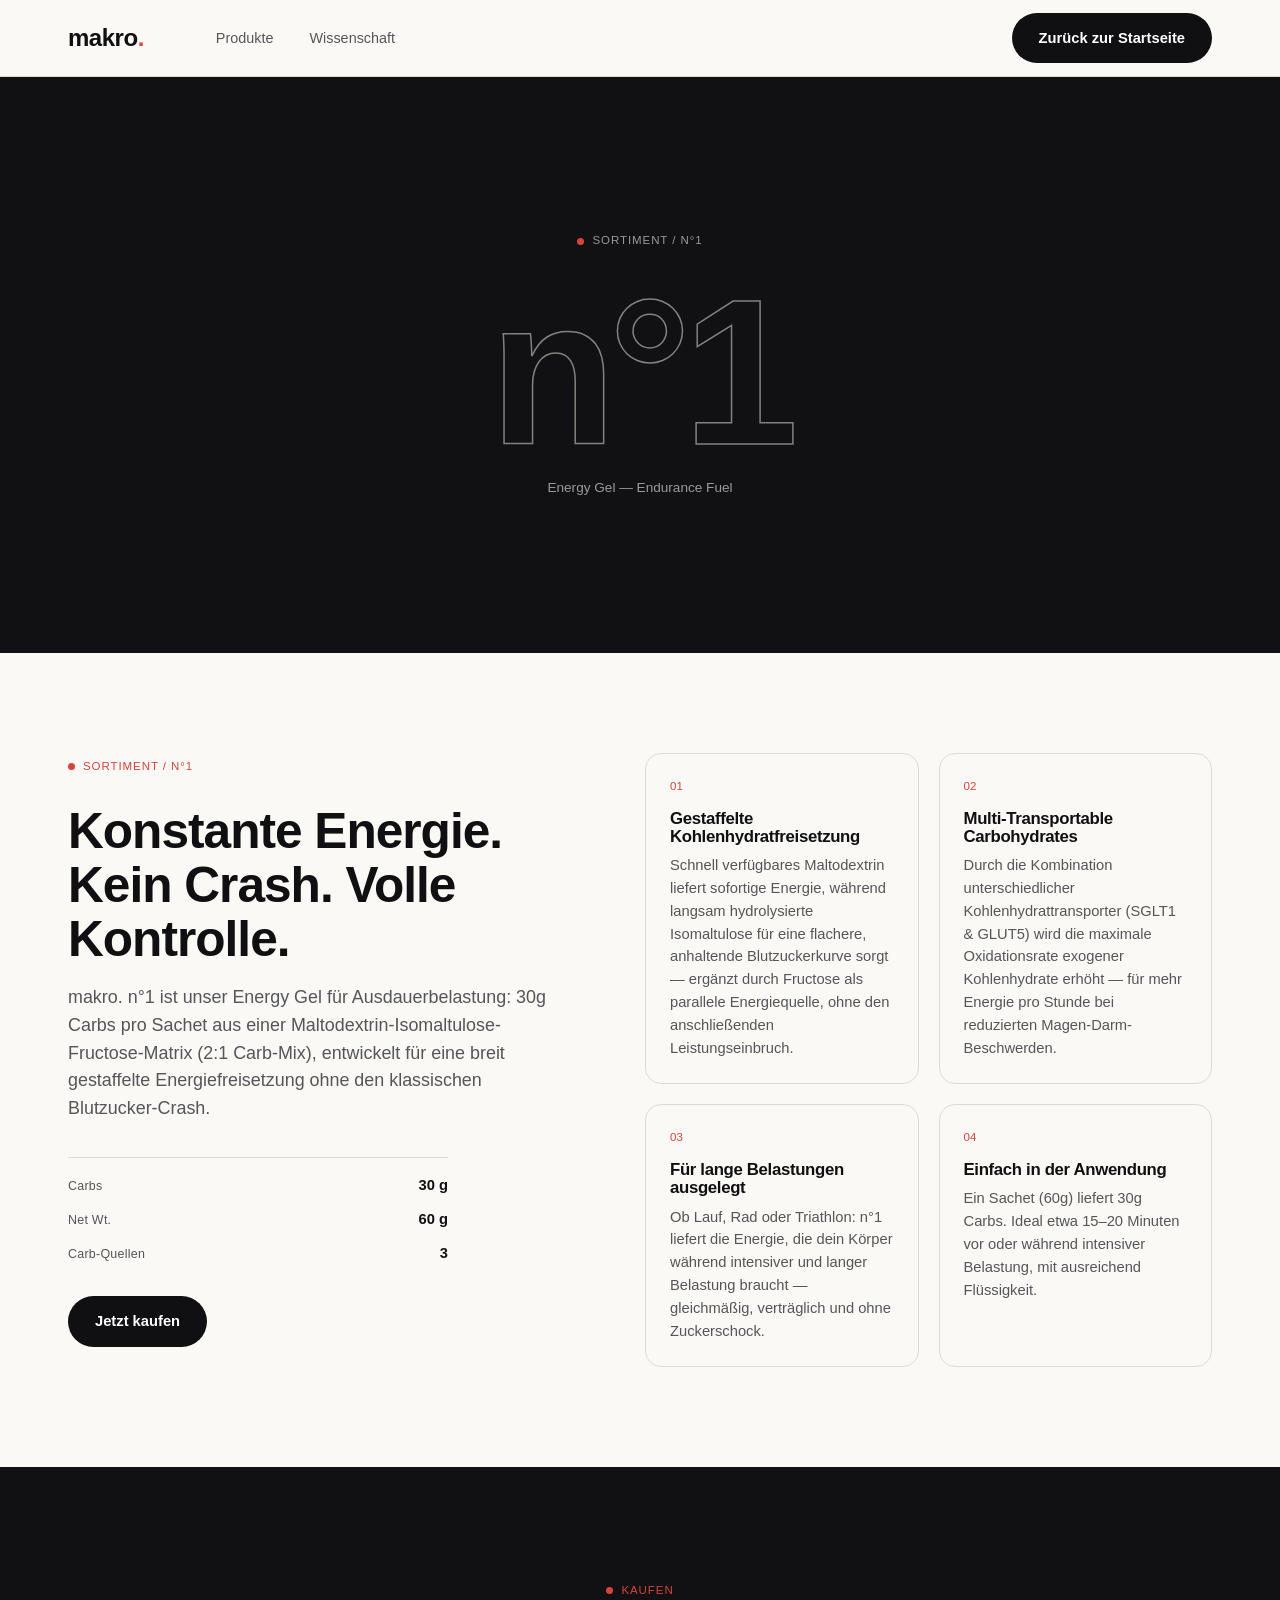
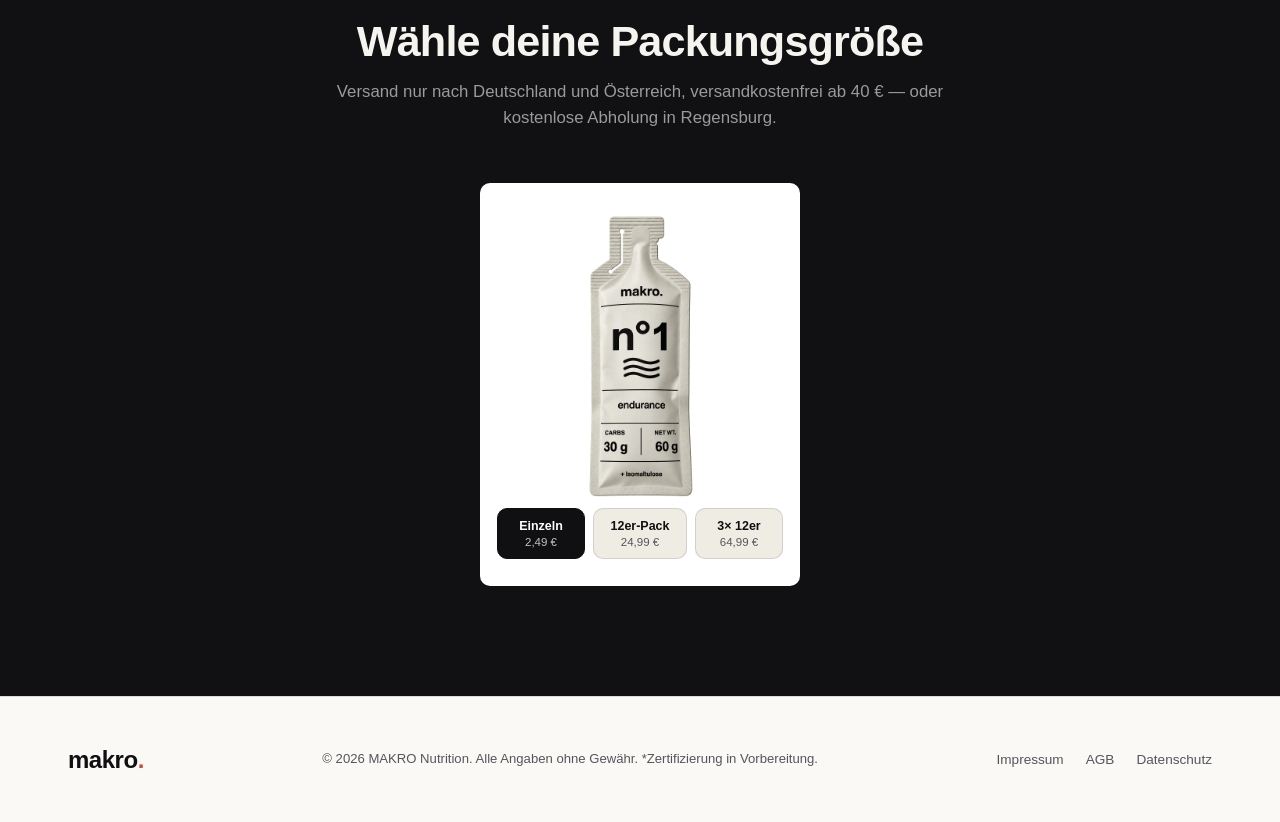
<file: n1/index.html>
<!DOCTYPE html>
<html lang="de">
<head>
<meta charset="UTF-8">
<meta name="viewport" content="width=device-width, initial-scale=1.0">
<title>n°1 Energy Gel — makro.</title>
<meta name="description" content="makro. n°1 ist unser Energy Gel für Ausdauerbelastung: 30g Carbs pro Sachet aus einer Maltodextrin-Isomaltulose-Fructose-Matrix (2:1 Carb-Mix).">
<link rel="stylesheet" href="../styles.css?v=11">
</head>
<body>

<header class="site-header">
  <div class="container header-inner">
    <a href="/" class="logo">makro<span class="dot">.</span></a>
    <nav class="nav">
      <a href="/#produkte">Produkte</a>
      <a href="/#wissenschaft">Wissenschaft</a>
    </nav>
    <a href="/" class="btn btn-primary">Zurück zur Startseite</a>
    <button class="nav-toggle" id="navToggle" aria-label="Menü öffnen">
      <span></span><span></span><span></span>
    </button>
  </div>
  <nav class="nav-mobile" id="navMobile">
    <a href="/#produkte">Produkte</a>
    <a href="/#wissenschaft">Wissenschaft</a>
    <a href="/">Zurück zur Startseite</a>
  </nav>
</header>

<main>

  <!-- BANNER -->
  <section class="n1-banner">
    <div class="container n1-banner-inner">
      <span class="eyebrow">Sortiment / n°1</span>
      <span class="n1-banner-num">n°1</span>
      <span class="n1-banner-tag">Energy Gel — Endurance Fuel</span>
    </div>
  </section>

  <!-- PRODUKT DETAIL -->
  <section class="n1-detail">
    <div class="container n1-detail-inner">
      <div class="n1-text" data-reveal>
        <span class="eyebrow">Sortiment / n°1</span>
        <h1>Konstante Energie. Kein Crash. Volle Kontrolle.</h1>
        <p class="lead">makro. n°1 ist unser Energy Gel für Ausdauerbelastung: 30g Carbs pro Sachet aus einer Maltodextrin-Isomaltulose-Fructose-Matrix (2:1 Carb-Mix), entwickelt für eine breit gestaffelte Energiefreisetzung ohne den klassischen Blutzucker-Crash.</p>

        <ul class="spec-list">
          <li><span>Carbs</span><strong>30 g</strong></li>
          <li><span>Net Wt.</span><strong>60 g</strong></li>
          <li><span>Carb-Quellen</span><strong>3</strong></li>
        </ul>

        <a href="#kaufen" class="btn btn-primary">Jetzt kaufen</a>
      </div>

      <div class="n1-features" data-reveal>
        <div class="n1-feature">
          <span class="n1-feature-index">01</span>
          <h3>Gestaffelte Kohlenhydratfreisetzung</h3>
          <p>Schnell verfügbares Maltodextrin liefert sofortige Energie, während langsam hydrolysierte Isomaltulose für eine flachere, anhaltende Blutzuckerkurve sorgt — ergänzt durch Fructose als parallele Energiequelle, ohne den anschließenden Leistungseinbruch.</p>
        </div>
        <div class="n1-feature">
          <span class="n1-feature-index">02</span>
          <h3>Multi-Transportable Carbohydrates</h3>
          <p>Durch die Kombination unterschiedlicher Kohlenhydrattransporter (SGLT1 &amp; GLUT5) wird die maximale Oxidationsrate exogener Kohlenhydrate erhöht — für mehr Energie pro Stunde bei reduzierten Magen-Darm-Beschwerden.</p>
        </div>
        <div class="n1-feature">
          <span class="n1-feature-index">03</span>
          <h3>Für lange Belastungen ausgelegt</h3>
          <p>Ob Lauf, Rad oder Triathlon: n°1 liefert die Energie, die dein Körper während intensiver und langer Belastung braucht — gleichmäßig, verträglich und ohne Zuckerschock.</p>
        </div>
        <div class="n1-feature">
          <span class="n1-feature-index">04</span>
          <h3>Einfach in der Anwendung</h3>
          <p>Ein Sachet (60g) liefert 30g Carbs. Ideal etwa 15–20 Minuten vor oder während intensiver Belastung, mit ausreichend Flüssigkeit.</p>
        </div>
      </div>
    </div>
  </section>

  <!-- KAUFEN -->
  <section id="kaufen" class="section-dark">
    <div class="container">
      <div class="section-head" data-reveal>
        <span class="eyebrow">Kaufen</span>
        <h2>Wähle deine Packungsgröße</h2>
        <p>Versand nur nach Deutschland und Österreich, versandkostenfrei ab 40&nbsp;€ — oder kostenlose Abholung in Regensburg.</p>
      </div>
      <div class="pricing-grid" data-reveal>
        <div class="hero-buy-item buy-picker">
          <img src="../assets/img/n1-sachet.png" alt="makro n°1 Energy Gel" class="buy-photo">
          <div class="buy-tabs" role="tablist">
            <button class="buy-tab is-active" type="button" data-target="product-component-1789582864207">Einzeln<span>2,49&nbsp;€</span></button>
            <button class="buy-tab" type="button" data-target="product-component-1789582965822">12er-Pack<span>24,99&nbsp;€</span></button>
            <button class="buy-tab" type="button" data-target="product-component-1789582994146">3× 12er<span>64,99&nbsp;€</span></button>
          </div>
          <div class="buy-widgets">
            <div id="product-component-1789582864207" class="buy-widget is-active"></div>
            <div id="product-component-1789582965822" class="buy-widget"></div>
            <div id="product-component-1789582994146" class="buy-widget"></div>
          </div>
        </div>
      </div>
    </div>
  </section>

</main>

<footer class="site-footer">
  <div class="container footer-inner">
    <div class="logo">makro<span class="dot">.</span></div>
    <p>© 2026 MAKRO Nutrition. Alle Angaben ohne Gewähr. *Zertifizierung in Vorbereitung.</p>
    <div class="footer-links">
      <a href="/impressum/" class="footer-link">Impressum</a>
      <a href="/agb/" class="footer-link">AGB</a>
      <a href="/datenschutz/" class="footer-link">Datenschutz</a>
    </div>
  </div>
</footer>

<script src="../script.js?v=11"></script>
<script src="../assets/js/shopify-buy.js?v=3"></script>
</body>
</html>
</file>
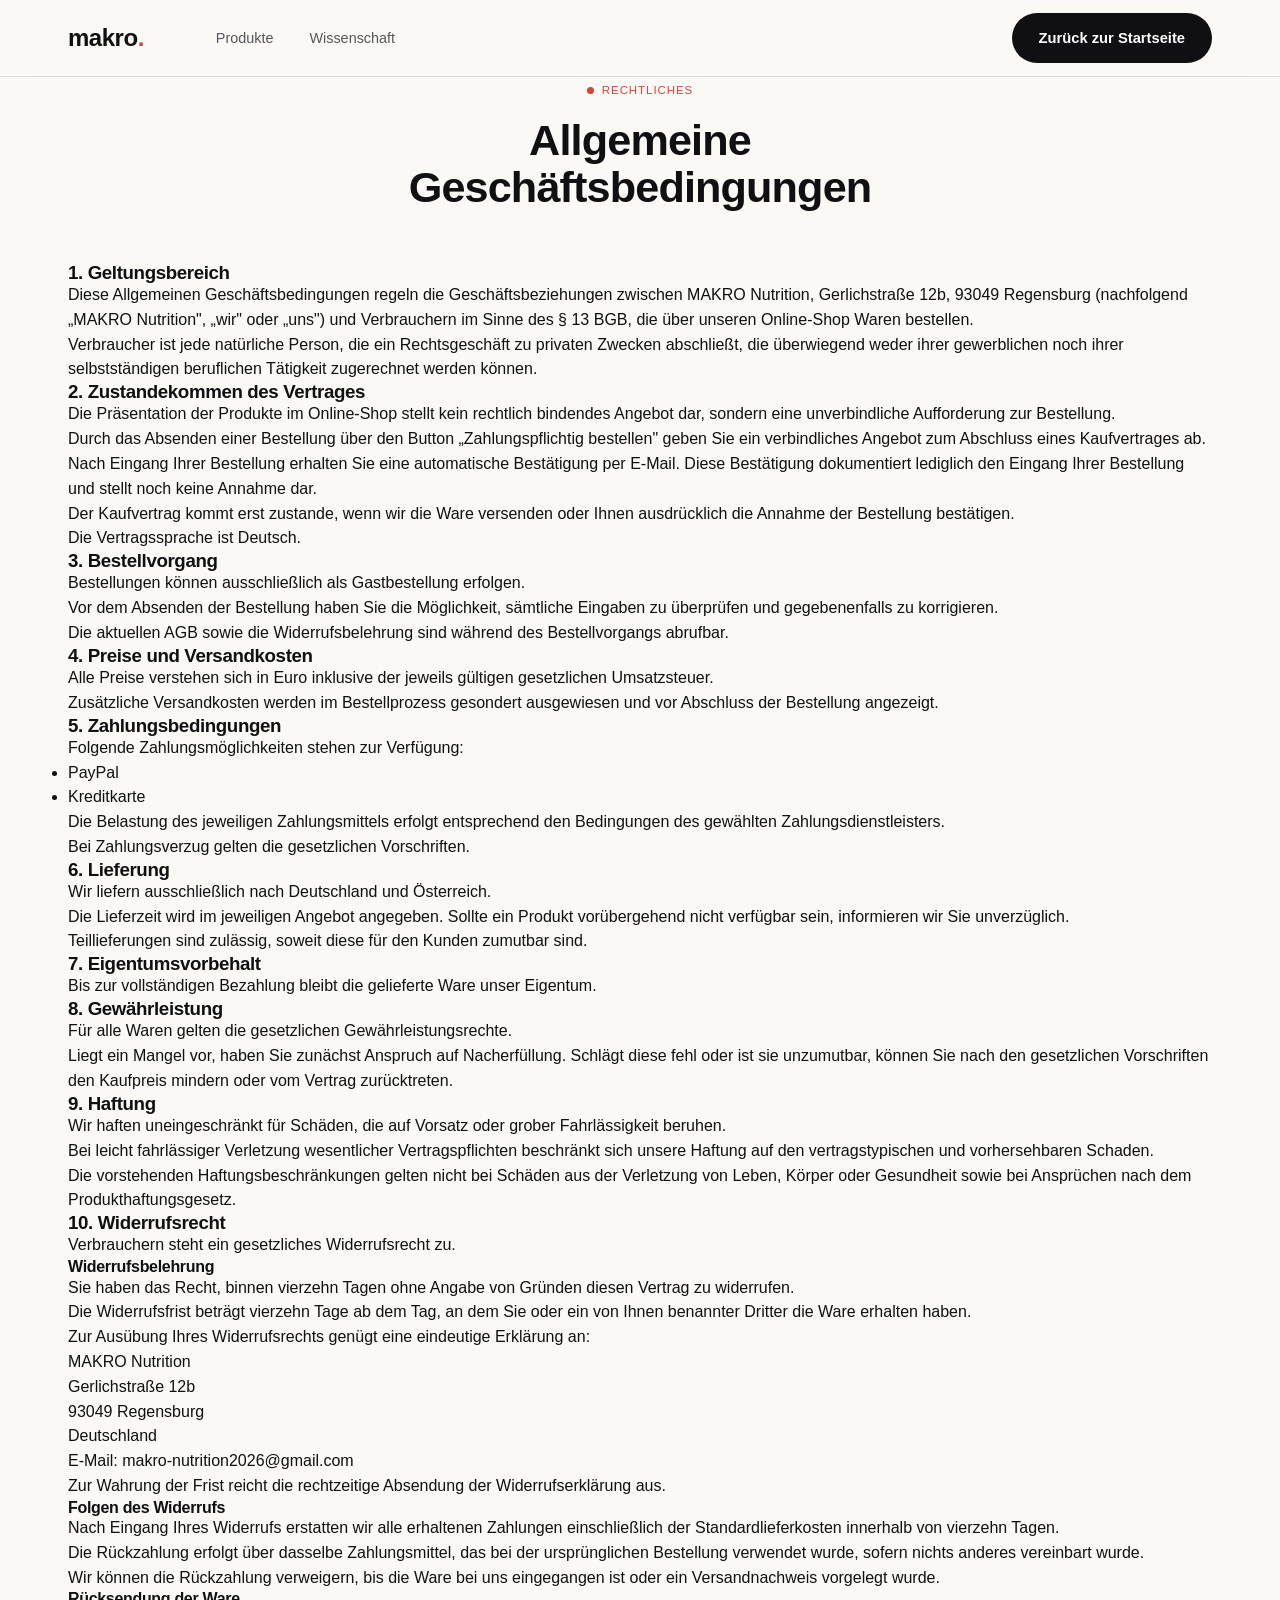
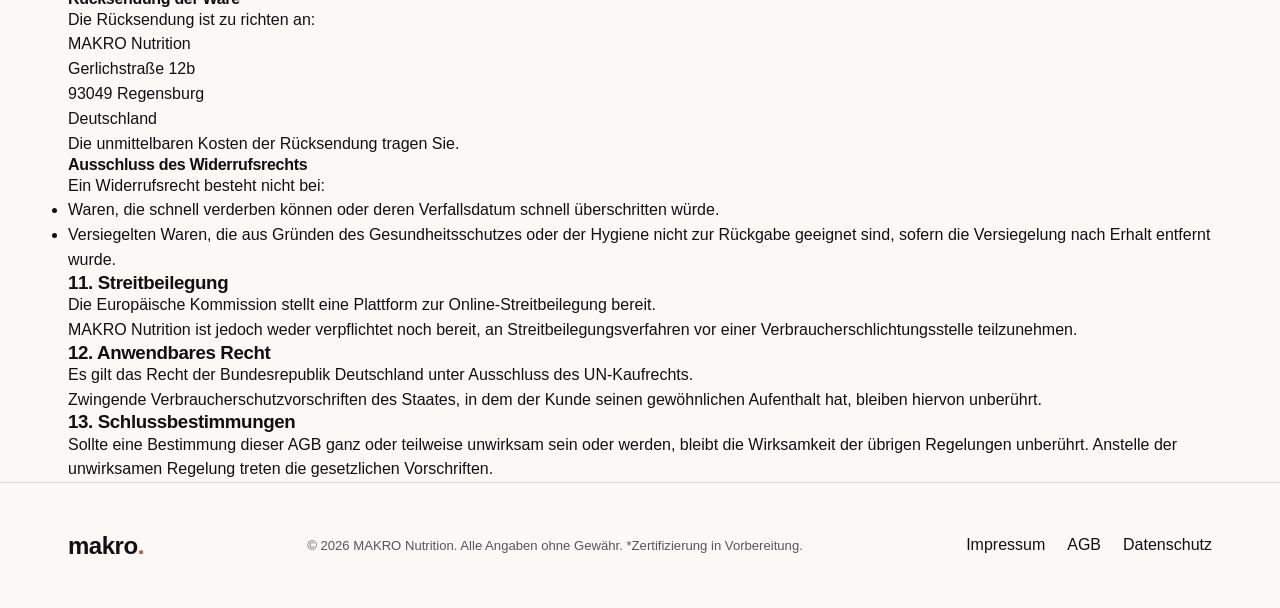
<file: agb.html>
<!DOCTYPE html>
<html lang="de">
<head>
<meta charset="UTF-8">
<meta name="viewport" content="width=device-width, initial-scale=1.0">
<title>AGB — makro.</title>
<link rel="stylesheet" href="styles.css?v=3">
</head>
<body>

<header class="site-header">
  <div class="container header-inner">
    <a href="index.html" class="logo">makro<span class="dot">.</span></a>
    <nav class="nav">
      <a href="index.html#produkte">Produkte</a>
      <a href="index.html#wissenschaft">Wissenschaft</a>
    </nav>
    <a href="index.html" class="btn btn-primary">Zurück zur Startseite</a>
    <button class="nav-toggle" id="navToggle" aria-label="Menü öffnen">
      <span></span><span></span><span></span>
    </button>
  </div>
  <nav class="nav-mobile" id="navMobile">
    <a href="index.html#produkte">Produkte</a>
    <a href="index.html#wissenschaft">Wissenschaft</a>
    <a href="index.html">Zurück zur Startseite</a>
  </nav>
</header>

<main>
  <section class="impressum">
    <div class="container">
      <div class="section-head">
        <span class="eyebrow">Rechtliches</span>
        <h2>Allgemeine Geschäftsbedingungen</h2>
      </div>
      <div class="impressum-content agb-content">

        <h3>1. Geltungsbereich</h3>
        <p>Diese Allgemeinen Geschäftsbedingungen regeln die Geschäftsbeziehungen zwischen MAKRO Nutrition, Gerlichstraße 12b, 93049 Regensburg (nachfolgend „MAKRO Nutrition", „wir" oder „uns") und Verbrauchern im Sinne des § 13 BGB, die über unseren Online-Shop Waren bestellen.</p>
        <p>Verbraucher ist jede natürliche Person, die ein Rechtsgeschäft zu privaten Zwecken abschließt, die überwiegend weder ihrer gewerblichen noch ihrer selbstständigen beruflichen Tätigkeit zugerechnet werden können.</p>

        <h3>2. Zustandekommen des Vertrages</h3>
        <p>Die Präsentation der Produkte im Online-Shop stellt kein rechtlich bindendes Angebot dar, sondern eine unverbindliche Aufforderung zur Bestellung.</p>
        <p>Durch das Absenden einer Bestellung über den Button „Zahlungspflichtig bestellen" geben Sie ein verbindliches Angebot zum Abschluss eines Kaufvertrages ab.</p>
        <p>Nach Eingang Ihrer Bestellung erhalten Sie eine automatische Bestätigung per E-Mail. Diese Bestätigung dokumentiert lediglich den Eingang Ihrer Bestellung und stellt noch keine Annahme dar.</p>
        <p>Der Kaufvertrag kommt erst zustande, wenn wir die Ware versenden oder Ihnen ausdrücklich die Annahme der Bestellung bestätigen.</p>
        <p>Die Vertragssprache ist Deutsch.</p>

        <h3>3. Bestellvorgang</h3>
        <p>Bestellungen können ausschließlich als Gastbestellung erfolgen.</p>
        <p>Vor dem Absenden der Bestellung haben Sie die Möglichkeit, sämtliche Eingaben zu überprüfen und gegebenenfalls zu korrigieren.</p>
        <p>Die aktuellen AGB sowie die Widerrufsbelehrung sind während des Bestellvorgangs abrufbar.</p>

        <h3>4. Preise und Versandkosten</h3>
        <p>Alle Preise verstehen sich in Euro inklusive der jeweils gültigen gesetzlichen Umsatzsteuer.</p>
        <p>Zusätzliche Versandkosten werden im Bestellprozess gesondert ausgewiesen und vor Abschluss der Bestellung angezeigt.</p>

        <h3>5. Zahlungsbedingungen</h3>
        <p>Folgende Zahlungsmöglichkeiten stehen zur Verfügung:</p>
        <ul>
          <li>PayPal</li>
          <li>Kreditkarte</li>
        </ul>
        <p>Die Belastung des jeweiligen Zahlungsmittels erfolgt entsprechend den Bedingungen des gewählten Zahlungsdienstleisters.</p>
        <p>Bei Zahlungsverzug gelten die gesetzlichen Vorschriften.</p>

        <h3>6. Lieferung</h3>
        <p>Wir liefern ausschließlich nach Deutschland und Österreich.</p>
        <p>Die Lieferzeit wird im jeweiligen Angebot angegeben. Sollte ein Produkt vorübergehend nicht verfügbar sein, informieren wir Sie unverzüglich.</p>
        <p>Teillieferungen sind zulässig, soweit diese für den Kunden zumutbar sind.</p>

        <h3>7. Eigentumsvorbehalt</h3>
        <p>Bis zur vollständigen Bezahlung bleibt die gelieferte Ware unser Eigentum.</p>

        <h3>8. Gewährleistung</h3>
        <p>Für alle Waren gelten die gesetzlichen Gewährleistungsrechte.</p>
        <p>Liegt ein Mangel vor, haben Sie zunächst Anspruch auf Nacherfüllung. Schlägt diese fehl oder ist sie unzumutbar, können Sie nach den gesetzlichen Vorschriften den Kaufpreis mindern oder vom Vertrag zurücktreten.</p>

        <h3>9. Haftung</h3>
        <p>Wir haften uneingeschränkt für Schäden, die auf Vorsatz oder grober Fahrlässigkeit beruhen.</p>
        <p>Bei leicht fahrlässiger Verletzung wesentlicher Vertragspflichten beschränkt sich unsere Haftung auf den vertragstypischen und vorhersehbaren Schaden.</p>
        <p>Die vorstehenden Haftungsbeschränkungen gelten nicht bei Schäden aus der Verletzung von Leben, Körper oder Gesundheit sowie bei Ansprüchen nach dem Produkthaftungsgesetz.</p>

        <h3>10. Widerrufsrecht</h3>
        <p>Verbrauchern steht ein gesetzliches Widerrufsrecht zu.</p>

        <h4>Widerrufsbelehrung</h4>
        <p>Sie haben das Recht, binnen vierzehn Tagen ohne Angabe von Gründen diesen Vertrag zu widerrufen.</p>
        <p>Die Widerrufsfrist beträgt vierzehn Tage ab dem Tag, an dem Sie oder ein von Ihnen benannter Dritter die Ware erhalten haben.</p>
        <p>Zur Ausübung Ihres Widerrufsrechts genügt eine eindeutige Erklärung an:</p>
        <p>MAKRO Nutrition<br>
        Gerlichstraße 12b<br>
        93049 Regensburg<br>
        Deutschland</p>
        <p>E-Mail: <a href="mailto:makro-nutrition2026@gmail.com">makro-nutrition2026@gmail.com</a></p>
        <p>Zur Wahrung der Frist reicht die rechtzeitige Absendung der Widerrufserklärung aus.</p>

        <h4>Folgen des Widerrufs</h4>
        <p>Nach Eingang Ihres Widerrufs erstatten wir alle erhaltenen Zahlungen einschließlich der Standardlieferkosten innerhalb von vierzehn Tagen.</p>
        <p>Die Rückzahlung erfolgt über dasselbe Zahlungsmittel, das bei der ursprünglichen Bestellung verwendet wurde, sofern nichts anderes vereinbart wurde.</p>
        <p>Wir können die Rückzahlung verweigern, bis die Ware bei uns eingegangen ist oder ein Versandnachweis vorgelegt wurde.</p>

        <h4>Rücksendung der Ware</h4>
        <p>Die Rücksendung ist zu richten an:</p>
        <p>MAKRO Nutrition<br>
        Gerlichstraße 12b<br>
        93049 Regensburg<br>
        Deutschland</p>
        <p>Die unmittelbaren Kosten der Rücksendung tragen Sie.</p>

        <h4>Ausschluss des Widerrufsrechts</h4>
        <p>Ein Widerrufsrecht besteht nicht bei:</p>
        <ul>
          <li>Waren, die schnell verderben können oder deren Verfallsdatum schnell überschritten würde.</li>
          <li>Versiegelten Waren, die aus Gründen des Gesundheitsschutzes oder der Hygiene nicht zur Rückgabe geeignet sind, sofern die Versiegelung nach Erhalt entfernt wurde.</li>
        </ul>

        <h3>11. Streitbeilegung</h3>
        <p>Die Europäische Kommission stellt eine Plattform zur Online-Streitbeilegung bereit.</p>
        <p>MAKRO Nutrition ist jedoch weder verpflichtet noch bereit, an Streitbeilegungsverfahren vor einer Verbraucherschlichtungsstelle teilzunehmen.</p>

        <h3>12. Anwendbares Recht</h3>
        <p>Es gilt das Recht der Bundesrepublik Deutschland unter Ausschluss des UN-Kaufrechts.</p>
        <p>Zwingende Verbraucherschutzvorschriften des Staates, in dem der Kunde seinen gewöhnlichen Aufenthalt hat, bleiben hiervon unberührt.</p>

        <h3>13. Schlussbestimmungen</h3>
        <p>Sollte eine Bestimmung dieser AGB ganz oder teilweise unwirksam sein oder werden, bleibt die Wirksamkeit der übrigen Regelungen unberührt. Anstelle der unwirksamen Regelung treten die gesetzlichen Vorschriften.</p>

      </div>
    </div>
  </section>
</main>

<footer class="site-footer">
  <div class="container footer-inner">
    <div class="logo">makro<span class="dot">.</span></div>
    <p>© 2026 MAKRO Nutrition. Alle Angaben ohne Gewähr. *Zertifizierung in Vorbereitung.</p>
    <div class="footer-links">
      <a href="impressum.html">Impressum</a>
      <a href="agb.html">AGB</a>
      <a href="datenschutz.html">Datenschutz</a>
    </div>
  </div>
</footer>

<script src="script.js?v=3"></script>
</body>
</html>
</file>
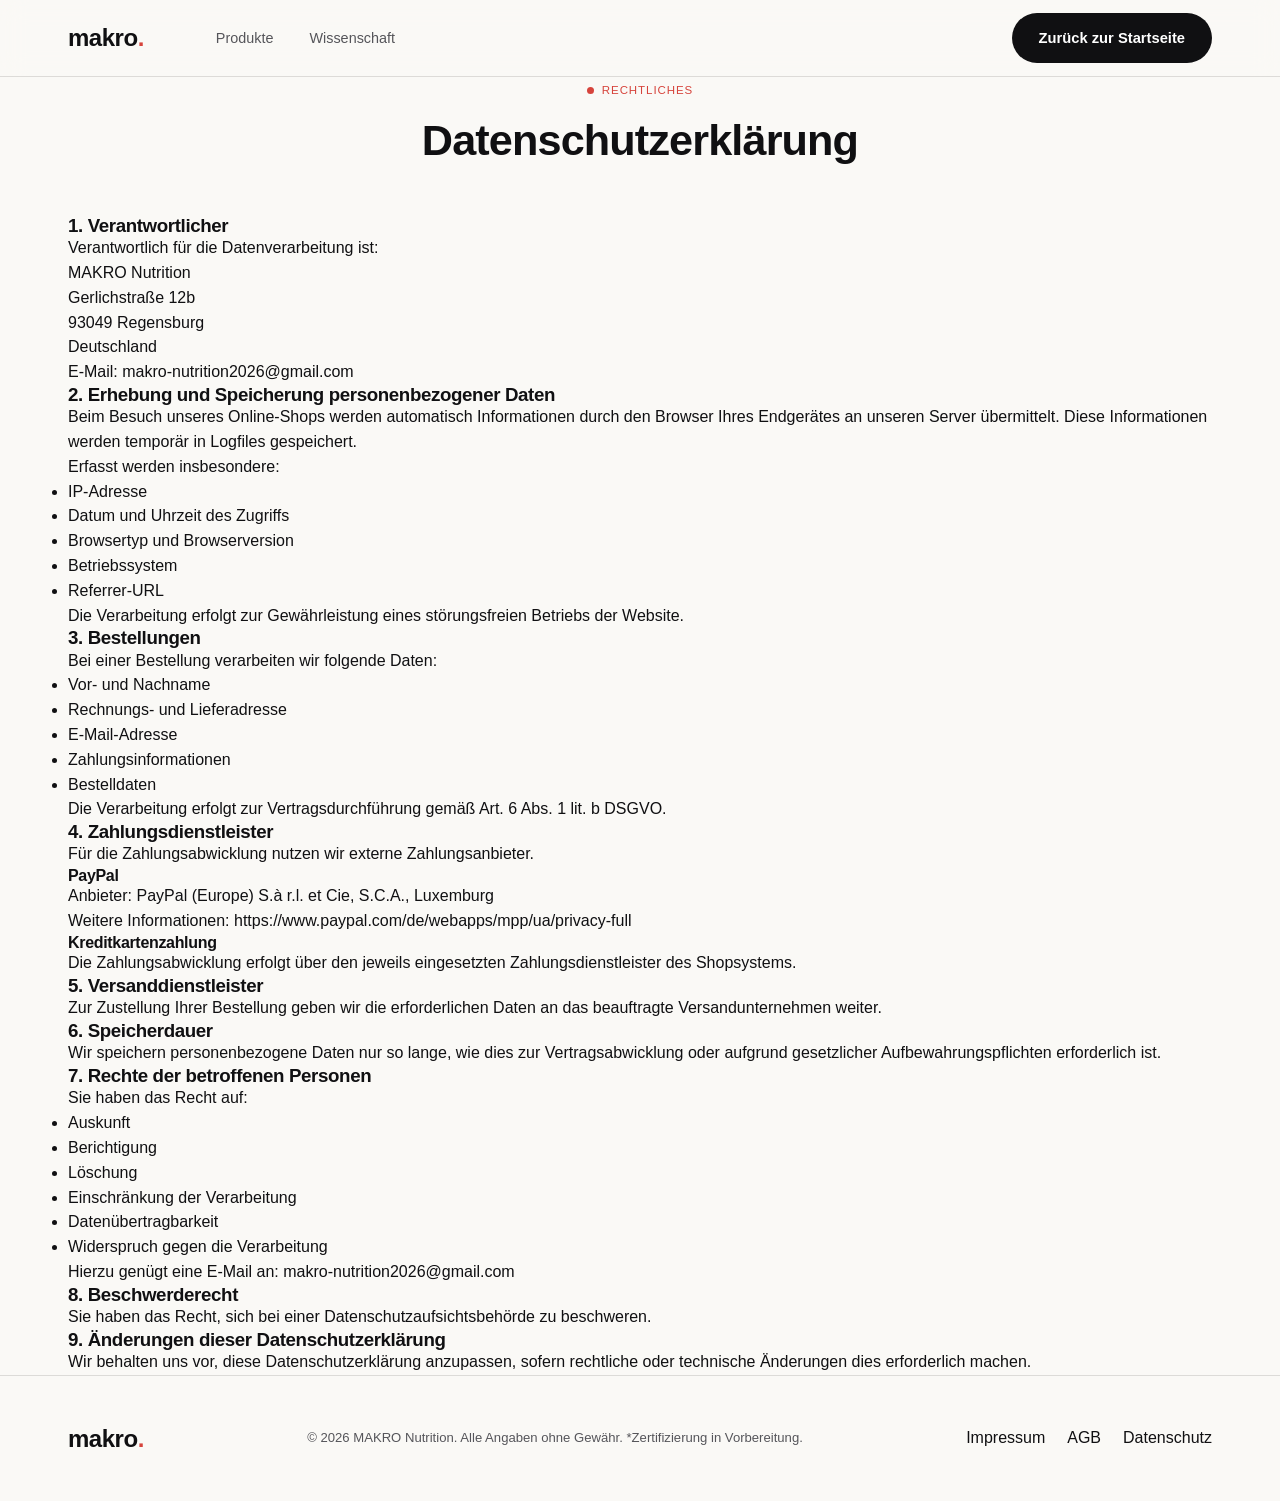
<file: datenschutz.html>
<!DOCTYPE html>
<html lang="de">
<head>
<meta charset="UTF-8">
<meta name="viewport" content="width=device-width, initial-scale=1.0">
<title>Datenschutz — makro.</title>
<link rel="stylesheet" href="styles.css?v=3">
</head>
<body>

<header class="site-header">
  <div class="container header-inner">
    <a href="index.html" class="logo">makro<span class="dot">.</span></a>
    <nav class="nav">
      <a href="index.html#produkte">Produkte</a>
      <a href="index.html#wissenschaft">Wissenschaft</a>
    </nav>
    <a href="index.html" class="btn btn-primary">Zurück zur Startseite</a>
    <button class="nav-toggle" id="navToggle" aria-label="Menü öffnen">
      <span></span><span></span><span></span>
    </button>
  </div>
  <nav class="nav-mobile" id="navMobile">
    <a href="index.html#produkte">Produkte</a>
    <a href="index.html#wissenschaft">Wissenschaft</a>
    <a href="index.html">Zurück zur Startseite</a>
  </nav>
</header>

<main>
  <section class="impressum">
    <div class="container">
      <div class="section-head">
        <span class="eyebrow">Rechtliches</span>
        <h2>Datenschutzerklärung</h2>
      </div>
      <div class="impressum-content agb-content">

        <h3>1. Verantwortlicher</h3>
        <p>Verantwortlich für die Datenverarbeitung ist:</p>
        <p>MAKRO Nutrition<br>
        Gerlichstraße 12b<br>
        93049 Regensburg<br>
        Deutschland</p>
        <p>E-Mail: <a href="mailto:makro-nutrition2026@gmail.com">makro-nutrition2026@gmail.com</a></p>

        <h3>2. Erhebung und Speicherung personenbezogener Daten</h3>
        <p>Beim Besuch unseres Online-Shops werden automatisch Informationen durch den Browser Ihres Endgerätes an unseren Server übermittelt. Diese Informationen werden temporär in Logfiles gespeichert.</p>
        <p>Erfasst werden insbesondere:</p>
        <ul>
          <li>IP-Adresse</li>
          <li>Datum und Uhrzeit des Zugriffs</li>
          <li>Browsertyp und Browserversion</li>
          <li>Betriebssystem</li>
          <li>Referrer-URL</li>
        </ul>
        <p>Die Verarbeitung erfolgt zur Gewährleistung eines störungsfreien Betriebs der Website.</p>

        <h3>3. Bestellungen</h3>
        <p>Bei einer Bestellung verarbeiten wir folgende Daten:</p>
        <ul>
          <li>Vor- und Nachname</li>
          <li>Rechnungs- und Lieferadresse</li>
          <li>E-Mail-Adresse</li>
          <li>Zahlungsinformationen</li>
          <li>Bestelldaten</li>
        </ul>
        <p>Die Verarbeitung erfolgt zur Vertragsdurchführung gemäß Art. 6 Abs. 1 lit. b DSGVO.</p>

        <h3>4. Zahlungsdienstleister</h3>
        <p>Für die Zahlungsabwicklung nutzen wir externe Zahlungsanbieter.</p>

        <h4>PayPal</h4>
        <p>Anbieter: PayPal (Europe) S.à r.l. et Cie, S.C.A., Luxemburg</p>
        <p>Weitere Informationen: <a href="https://www.paypal.com/de/webapps/mpp/ua/privacy-full" target="_blank" rel="noopener">https://www.paypal.com/de/webapps/mpp/ua/privacy-full</a></p>

        <h4>Kreditkartenzahlung</h4>
        <p>Die Zahlungsabwicklung erfolgt über den jeweils eingesetzten Zahlungsdienstleister des Shopsystems.</p>

        <h3>5. Versanddienstleister</h3>
        <p>Zur Zustellung Ihrer Bestellung geben wir die erforderlichen Daten an das beauftragte Versandunternehmen weiter.</p>

        <h3>6. Speicherdauer</h3>
        <p>Wir speichern personenbezogene Daten nur so lange, wie dies zur Vertragsabwicklung oder aufgrund gesetzlicher Aufbewahrungspflichten erforderlich ist.</p>

        <h3>7. Rechte der betroffenen Personen</h3>
        <p>Sie haben das Recht auf:</p>
        <ul>
          <li>Auskunft</li>
          <li>Berichtigung</li>
          <li>Löschung</li>
          <li>Einschränkung der Verarbeitung</li>
          <li>Datenübertragbarkeit</li>
          <li>Widerspruch gegen die Verarbeitung</li>
        </ul>
        <p>Hierzu genügt eine E-Mail an: <a href="mailto:makro-nutrition2026@gmail.com">makro-nutrition2026@gmail.com</a></p>

        <h3>8. Beschwerderecht</h3>
        <p>Sie haben das Recht, sich bei einer Datenschutzaufsichtsbehörde zu beschweren.</p>

        <h3>9. Änderungen dieser Datenschutzerklärung</h3>
        <p>Wir behalten uns vor, diese Datenschutzerklärung anzupassen, sofern rechtliche oder technische Änderungen dies erforderlich machen.</p>

      </div>
    </div>
  </section>
</main>

<footer class="site-footer">
  <div class="container footer-inner">
    <div class="logo">makro<span class="dot">.</span></div>
    <p>© 2026 MAKRO Nutrition. Alle Angaben ohne Gewähr. *Zertifizierung in Vorbereitung.</p>
    <div class="footer-links">
      <a href="impressum.html">Impressum</a>
      <a href="agb.html">AGB</a>
      <a href="datenschutz.html">Datenschutz</a>
    </div>
  </div>
</footer>

<script src="script.js?v=3"></script>
</body>
</html>
</file>
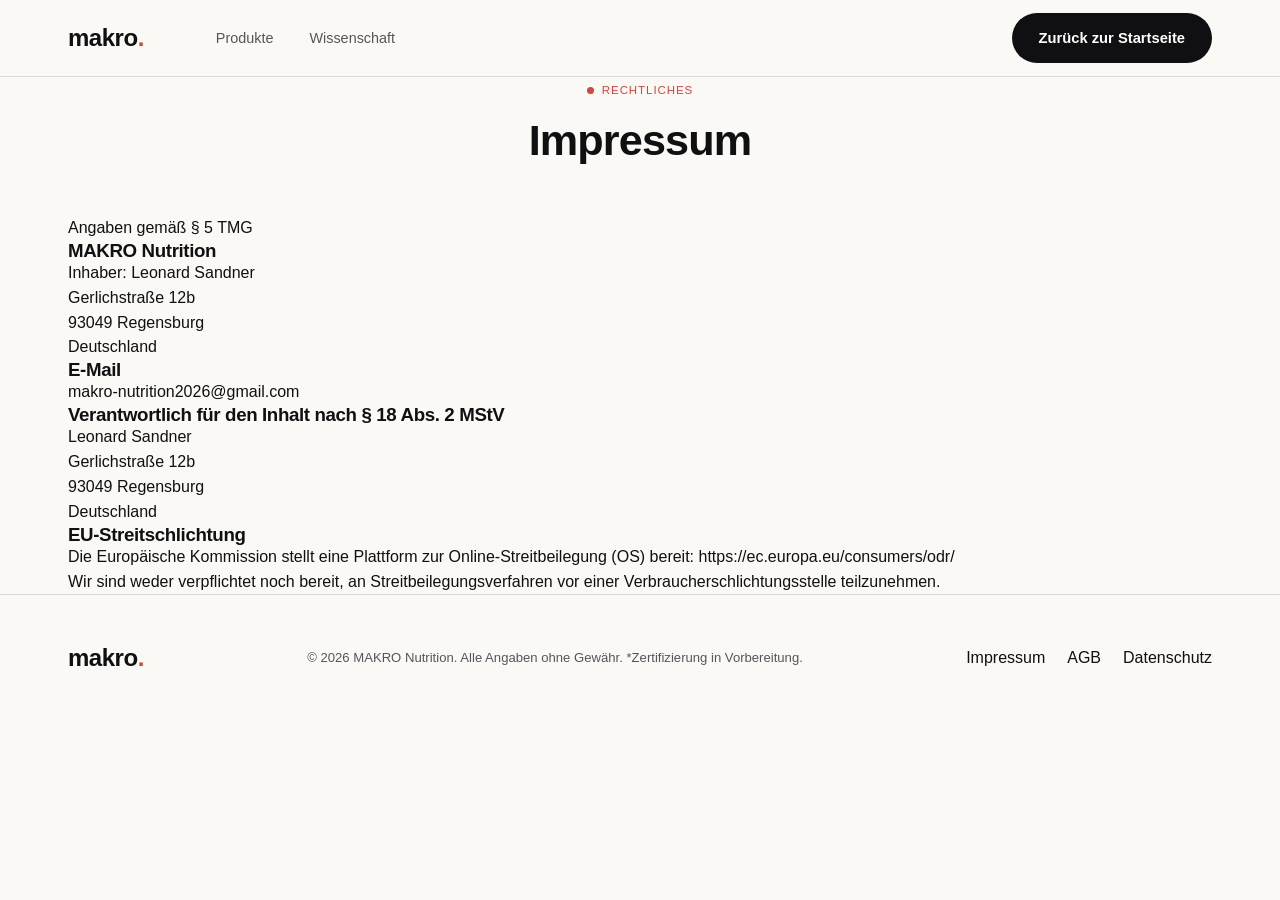
<file: impressum.html>
<!DOCTYPE html>
<html lang="de">
<head>
<meta charset="UTF-8">
<meta name="viewport" content="width=device-width, initial-scale=1.0">
<title>Impressum — makro.</title>
<link rel="stylesheet" href="styles.css?v=3">
</head>
<body>

<header class="site-header">
  <div class="container header-inner">
    <a href="index.html" class="logo">makro<span class="dot">.</span></a>
    <nav class="nav">
      <a href="index.html#produkte">Produkte</a>
      <a href="index.html#wissenschaft">Wissenschaft</a>
    </nav>
    <a href="index.html" class="btn btn-primary">Zurück zur Startseite</a>
    <button class="nav-toggle" id="navToggle" aria-label="Menü öffnen">
      <span></span><span></span><span></span>
    </button>
  </div>
  <nav class="nav-mobile" id="navMobile">
    <a href="index.html#produkte">Produkte</a>
    <a href="index.html#wissenschaft">Wissenschaft</a>
    <a href="index.html">Zurück zur Startseite</a>
  </nav>
</header>

<main>
  <section class="impressum">
    <div class="container">
      <div class="section-head">
        <span class="eyebrow">Rechtliches</span>
        <h2>Impressum</h2>
      </div>
      <div class="impressum-content agb-content">
        <p>Angaben gemäß § 5 TMG</p>

        <h3>MAKRO Nutrition</h3>
        <p>Inhaber: Leonard Sandner<br>
        Gerlichstraße 12b<br>
        93049 Regensburg<br>
        Deutschland</p>

        <h3>E-Mail</h3>
        <p><a href="mailto:makro-nutrition2026@gmail.com">makro-nutrition2026@gmail.com</a></p>

        <h3>Verantwortlich für den Inhalt nach § 18 Abs. 2 MStV</h3>
        <p>Leonard Sandner<br>
        Gerlichstraße 12b<br>
        93049 Regensburg<br>
        Deutschland</p>

        <h3>EU-Streitschlichtung</h3>
        <p>Die Europäische Kommission stellt eine Plattform zur Online-Streitbeilegung (OS) bereit: <a href="https://ec.europa.eu/consumers/odr/" target="_blank" rel="noopener">https://ec.europa.eu/consumers/odr/</a></p>
        <p>Wir sind weder verpflichtet noch bereit, an Streitbeilegungsverfahren vor einer Verbraucherschlichtungsstelle teilzunehmen.</p>
      </div>
    </div>
  </section>
</main>

<footer class="site-footer">
  <div class="container footer-inner">
    <div class="logo">makro<span class="dot">.</span></div>
    <p>© 2026 MAKRO Nutrition. Alle Angaben ohne Gewähr. *Zertifizierung in Vorbereitung.</p>
    <div class="footer-links">
      <a href="impressum.html">Impressum</a>
      <a href="agb.html">AGB</a>
      <a href="datenschutz.html">Datenschutz</a>
    </div>
  </div>
</footer>

<script src="script.js?v=3"></script>
</body>
</html>
</file>
<file: styles.css>
/* ==========================================================================
   makro. — design tokens
   ========================================================================== */
:root {
  --ink: #101012;
  --ink-soft: #55555a;
  --paper: #faf9f6;
  --paper-soft: #efece3;
  --line: rgba(16,16,18,0.13);
  --accent: #d6443c;
  --accent-ink: #ffffff;

  --dark-bg: #111113;
  --dark-card: #1a1a1d;
  --dark-ink: #f6f4ee;
  --dark-ink-soft: #9a9a9e;
  --dark-line: rgba(246,244,238,0.14);

  --sans: -apple-system, "Inter", "Segoe UI", Helvetica, Arial, sans-serif;
  --display: var(--sans);
  --mono: var(--sans);

  --radius-lg: 22px;
  --radius: 16px;
  --radius-sm: 10px;
  --container: 1200px;
  --ease: cubic-bezier(0.22, 0.7, 0.2, 1);
}

* { box-sizing: border-box; margin: 0; padding: 0; }
html { scroll-behavior: smooth; }

body {
  font-family: var(--sans);
  color: var(--ink);
  background: var(--paper);
  line-height: 1.55;
  -webkit-font-smoothing: antialiased;
  text-rendering: optimizeLegibility;
}

.container { max-width: var(--container); margin: 0 auto; padding: 0 28px; }
a { color: inherit; text-decoration: none; }
img, video { max-width: 100%; display: block; }

::selection { background: var(--accent); color: #fff; }


/* ==========================================================================
   Type
   ========================================================================== */
h1, h2, h3, h4 {
  font-family: var(--display);
  font-weight: 800;
  letter-spacing: -0.02em;
  line-height: 1.08;
}

.eyebrow {
  display: inline-flex;
  align-items: center;
  gap: 8px;
  font-family: var(--mono);
  font-size: 0.72rem;
  font-weight: 500;
  letter-spacing: 0.08em;
  text-transform: uppercase;
  color: var(--accent);
  margin-bottom: 18px;
}
.eyebrow::before {
  content: "";
  width: 7px;
  height: 7px;
  border-radius: 50%;
  background: var(--accent);
  flex-shrink: 0;
}
.section-dark .eyebrow { color: var(--accent); }

.section-tag {
  position: absolute;
  top: 0;
  right: 28px;
  font-family: var(--mono);
  font-size: 0.75rem;
  color: var(--ink-soft);
  opacity: 0.5;
}
.section-dark .section-tag { color: var(--dark-ink-soft); }

.section-head { max-width: 620px; margin: 0 auto 52px; text-align: center; }
.section-head h2 { font-size: clamp(1.9rem, 3.4vw, 2.7rem); margin-bottom: 14px; }
.section-head p { color: var(--ink-soft); font-size: 1.05rem; }
.section-dark .section-head p { color: var(--dark-ink-soft); }

/* ==========================================================================
   Buttons
   ========================================================================== */
.btn {
  display: inline-flex;
  align-items: center;
  justify-content: center;
  gap: 8px;
  padding: 13px 26px;
  border-radius: 999px;
  font-weight: 600;
  font-size: 0.92rem;
  border: 1px solid transparent;
  cursor: pointer;
  transition: transform 0.15s var(--ease), background 0.15s var(--ease), border-color 0.15s var(--ease), color 0.15s var(--ease);
  white-space: nowrap;
}
.btn-primary { background: var(--ink); color: #fff; }
.btn-primary:hover { background: var(--accent); transform: translateY(-1px); }
.btn-ghost { border-color: var(--line); color: var(--ink); }
.btn-ghost:hover { border-color: var(--ink); }
.section-dark .btn-ghost { border-color: var(--dark-line); color: var(--dark-ink); }
.section-dark .btn-ghost:hover { border-color: var(--dark-ink); }
.btn-outline { border: 1px solid var(--ink); width: 100%; }
.btn-outline:hover { background: var(--ink); color: #fff; }
.btn-light { background: var(--dark-ink); color: var(--dark-bg); }
.btn-light:hover { background: var(--accent); color: #fff; }

/* ==========================================================================
   Header
   ========================================================================== */
.site-header {
  position: sticky;
  top: 0;
  z-index: 50;
  background: rgba(250,249,246,0.82);
  backdrop-filter: blur(12px);
  -webkit-backdrop-filter: blur(12px);
  border-bottom: 1px solid var(--line);
}
.header-inner { display: flex; align-items: center; justify-content: space-between; height: 76px; gap: 24px; }
.logo { font-family: var(--display); font-size: 1.5rem; font-weight: 700; letter-spacing: -0.02em; }
.logo .dot { color: var(--accent); }
.nav { display: flex; gap: 36px; margin-right: auto; margin-left: 48px; }
.nav a {
  font-size: 0.9rem;
  font-weight: 500;
  color: var(--ink-soft);
  transition: color 0.15s var(--ease);
  position: relative;
}
.nav a:hover { color: var(--ink); }

.nav-toggle {
  display: none;
  flex-direction: column;
  justify-content: center;
  gap: 5px;
  width: 40px;
  height: 40px;
  background: none;
  border: 1px solid var(--line);
  border-radius: 50%;
  cursor: pointer;
  padding: 0;
}
.nav-toggle span { display: block; width: 16px; height: 1.5px; margin: 0 auto; background: var(--ink); transition: transform 0.2s var(--ease), opacity 0.2s var(--ease); }
.nav-toggle.active span:nth-child(1) { transform: translateY(6.5px) rotate(45deg); }
.nav-toggle.active span:nth-child(2) { opacity: 0; }
.nav-toggle.active span:nth-child(3) { transform: translateY(-6.5px) rotate(-45deg); }

.nav-mobile { display: none; flex-direction: column; border-top: 1px solid var(--line); background: var(--paper); }
.nav-mobile.active { display: flex; }
.nav-mobile a { padding: 18px 28px; font-size: 1rem; font-weight: 500; border-bottom: 1px solid var(--line); }
.nav-mobile a:last-child { border-bottom: none; }

/* ==========================================================================
   Video / graphic banner
   ========================================================================== */
.banner {
  position: relative;
  width: 100%;
  height: 78vh;
  min-height: 460px;
  overflow: hidden;
  background: var(--dark-bg);
}
.banner video { width: 100%; height: 100%; object-fit: cover; display: block; filter: grayscale(100%) contrast(1.05); opacity: 0.85; }
.banner-overlay {
  position: absolute;
  inset: 0;
  display: flex;
  flex-direction: column;
  align-items: center;
  justify-content: center;
  text-align: center;
  gap: 18px;
  color: #fff;
}
a.banner-overlay { cursor: pointer; }
.banner-overlay .eyebrow { color: rgba(255,255,255,0.75); }
.banner-overlay .eyebrow::before { background: var(--accent); }
.banner-overlay h2 { font-size: clamp(2.4rem, 6vw, 5rem); }
.banner-scroll {
  position: absolute;
  bottom: 28px;
  left: 50%;
  transform: translateX(-50%);
  font-family: var(--mono);
  font-size: 0.7rem;
  letter-spacing: 0.12em;
  text-transform: uppercase;
  color: rgba(255,255,255,0.65);
  display: flex;
  flex-direction: column;
  align-items: center;
  gap: 8px;
}
.banner-scroll::after { content: ""; width: 1px; height: 26px; background: rgba(255,255,255,0.4); }

/* n1 typographic banner (no video) */
.n1-banner {
  height: 64vh;
  min-height: 420px;
  background: var(--dark-bg);
  color: var(--dark-ink);
  display: flex;
  align-items: center;
  justify-content: center;
  position: relative;
  overflow: hidden;
}
.n1-banner-inner { position: relative; z-index: 1; text-align: center; display: flex; flex-direction: column; align-items: center; gap: 16px; }
.n1-banner-num {
  font-family: var(--display);
  font-size: clamp(6rem, 18vw, 13rem);
  font-weight: 700;
  letter-spacing: -0.04em;
  line-height: 0.85;
  color: transparent;
  -webkit-text-stroke: 1.5px rgba(246,244,238,0.5);
}
.n1-banner-inner .eyebrow { color: rgba(246,244,238,0.6); }
.n1-banner-inner .eyebrow::before { background: var(--accent); }
.n1-banner-tag { font-family: var(--mono); font-size: 0.85rem; color: var(--dark-ink-soft); }

/* ==========================================================================
   Hero
   ========================================================================== */
.hero { padding: 70px 0 70px; position: relative; }
.hero-text { max-width: 720px; }
.hero-text h1 { font-size: clamp(2.5rem, 4.6vw, 3.8rem); margin-bottom: 24px; }
.lead { font-size: 1.12rem; color: var(--ink-soft); max-width: 50ch; margin-bottom: 34px; }
.hero-cta { display: flex; gap: 14px; margin-bottom: 52px; flex-wrap: wrap; }
.hero-stats { display: flex; gap: 36px; border-top: 1px solid var(--line); padding-top: 24px; flex-wrap: wrap; }
.hero-stats div { display: flex; flex-direction: column; gap: 4px; }
.hero-stats strong { font-family: var(--display); font-size: 1.7rem; font-weight: 700; }
.hero-stats span { font-family: var(--mono); font-size: 0.72rem; letter-spacing: 0.04em; color: var(--ink-soft); }

/* hero buy panel — lets visitors purchase directly under the banner */
.hero-buy-section { padding: 64px 0 0; }
.hero-buy {
  background: var(--dark-bg);
  color: var(--dark-ink);
  border-radius: var(--radius-lg);
  padding: 32px;
  max-width: 520px;
  margin: 0 auto;
  display: flex;
  flex-direction: column;
  gap: 22px;
  position: relative;
  overflow: hidden;
  border: 1px solid rgba(246,244,238,0.12);
  box-shadow: 0 28px 70px rgba(16,16,18,0.32), 0 0 0 1px rgba(16,16,18,0.04);
}
.hero-buy-head { position: relative; display: flex; justify-content: space-between; align-items: flex-start; }
.hero-buy-head .product-no { font-family: var(--display); font-size: 2rem; font-weight: 700; }
.hero-buy-head .product-tag {
  font-family: var(--mono);
  font-size: 0.68rem;
  letter-spacing: 0.08em;
  text-transform: uppercase;
  border: 1px solid var(--accent);
  padding: 6px 12px;
  border-radius: 999px;
  color: var(--accent);
}
.hero-buy-list { position: relative; display: flex; flex-direction: column; align-items: stretch; gap: 16px; }
.hero-buy-item {
  border: 1px solid transparent;
  border-radius: var(--radius-sm);
  background: #ffffff;
  padding: 6px;
  overflow: hidden;
  transition: box-shadow 0.15s var(--ease);
}
.hero-buy-item:hover { box-shadow: 0 8px 24px rgba(0,0,0,0.18); }

.buy-picker { padding: 0; }
.buy-photo { width: 100%; max-width: 200px; margin: 20px auto 4px; display: block; }
.buy-tabs { display: flex; gap: 8px; padding: 0 16px; flex-wrap: wrap; justify-content: center; }
.buy-tab {
  flex: 1 1 auto;
  min-width: 88px;
  display: flex;
  flex-direction: column;
  align-items: center;
  gap: 3px;
  padding: 10px 8px;
  border: 1px solid var(--line);
  border-radius: var(--radius-sm);
  background: var(--paper-soft);
  color: var(--ink);
  font-family: var(--sans);
  font-size: 0.78rem;
  font-weight: 600;
  cursor: pointer;
  transition: background 0.15s var(--ease), border-color 0.15s var(--ease), color 0.15s var(--ease);
}
.buy-tab span { font-family: var(--mono); font-size: 0.72rem; font-weight: 500; color: var(--ink-soft); }
.buy-tab.is-active { background: var(--ink); border-color: var(--ink); color: #ffffff; }
.buy-tab.is-active span { color: rgba(255,255,255,0.75); }
.buy-widgets { position: relative; padding: 16px 16px 10px; }
.buy-widgets .buy-widget {
  visibility: hidden !important;
  position: absolute !important;
  top: 0;
  left: 0;
  width: 100%;
  pointer-events: none;
}
.buy-widgets .buy-widget.is-active {
  visibility: visible !important;
  position: static !important;
  pointer-events: auto;
}

/* ==========================================================================
   Trust bar
   ========================================================================== */
.trust-bar { border-top: 1px solid var(--line); border-bottom: 1px solid var(--line); padding: 20px 0; }
.trust-inner {
  display: flex;
  flex-wrap: wrap;
  justify-content: space-between;
  gap: 16px;
  font-family: var(--mono);
  font-size: 0.72rem;
  font-weight: 500;
  letter-spacing: 0.06em;
  text-transform: uppercase;
  color: var(--ink-soft);
}
.trust-inner span { display: flex; align-items: center; gap: 10px; }
.trust-inner span::before { content: ""; width: 4px; height: 4px; border-radius: 50%; background: var(--accent); }

/* ==========================================================================
   Products
   ========================================================================== */
.products { padding: 110px 0; position: relative; }
.product-grid { display: grid; grid-template-columns: repeat(3, 1fr); gap: 24px; }
.product-grid-single { grid-template-columns: minmax(300px, 440px); justify-content: center; }

.product-card {
  border: 1px solid var(--line);
  border-radius: var(--radius);
  padding: 32px;
  display: flex;
  flex-direction: column;
  transition: box-shadow 0.2s var(--ease), transform 0.2s var(--ease), border-color 0.2s var(--ease);
  background: var(--paper);
}
.product-card:hover { box-shadow: 0 16px 40px rgba(16,16,18,0.08); transform: translateY(-4px); border-color: rgba(16,16,18,0.22); }

.product-swiper { position: relative; border-radius: var(--radius); overflow: hidden; margin: -32px -32px 24px; aspect-ratio: 1 / 1; }
.product-swiper-track { display: flex; width: 300%; height: 100%; transition: transform 0.35s var(--ease); }
.swiper-slide { width: 33.3333%; height: 100%; flex-shrink: 0; background: var(--paper-soft); }
.swiper-slide img { width: 100%; height: 100%; object-fit: contain; padding: 28px; box-sizing: border-box; }
.swiper-arrow {
  position: absolute; top: 50%; transform: translateY(-50%);
  width: 38px; height: 38px; border-radius: 50%; border: none;
  background: rgba(250,249,246,0.9); color: var(--ink);
  font-size: 1.4rem; line-height: 1; cursor: pointer;
  display: flex; align-items: center; justify-content: center;
  transition: background 0.15s var(--ease);
}
.swiper-arrow:hover { background: #fff; }
.swiper-prev { left: 14px; }
.swiper-next { right: 14px; }
.swiper-dots { position: absolute; bottom: 14px; left: 50%; transform: translateX(-50%); display: flex; gap: 6px; }
.swiper-dot { width: 7px; height: 7px; border-radius: 50%; background: rgba(250,249,246,0.6); border: 1px solid rgba(16,16,18,0.15); cursor: pointer; transition: background 0.15s var(--ease); }
.swiper-dot.active { background: var(--ink); }

/* placeholder visual — used wherever real photography is pending */
.visual-frame {
  width: 100%;
  height: 100%;
  background:
    repeating-linear-gradient(45deg, var(--line) 0, var(--line) 1px, transparent 1px, transparent 14px),
    var(--paper-soft);
  display: flex;
  align-items: center;
  justify-content: center;
  position: relative;
}
.visual-frame-tag {
  font-family: var(--mono);
  font-size: 0.68rem;
  letter-spacing: 0.04em;
  color: var(--ink-soft);
  background: var(--paper);
  border: 1px solid var(--line);
  padding: 7px 14px;
  border-radius: 999px;
  display: inline-flex;
  align-items: center;
  gap: 8px;
  text-align: center;
}
.visual-frame-tag::before { content: "◐"; color: var(--accent); }

.product-card-top { display: flex; justify-content: space-between; align-items: center; margin-bottom: 20px; }
.product-no { font-family: var(--display); font-size: 1.9rem; font-weight: 700; }
.product-tag {
  font-family: var(--mono);
  font-size: 0.66rem;
  font-weight: 500;
  letter-spacing: 0.08em;
  text-transform: uppercase;
  background: var(--paper-soft);
  padding: 7px 13px;
  border-radius: 999px;
}
.product-card h3 { font-size: 1.35rem; margin-bottom: 10px; }
.product-card p { color: var(--ink-soft); font-size: 0.95rem; margin-bottom: 20px; }

.spec-list { list-style: none; border-top: 1px solid var(--line); padding-top: 16px; display: flex; flex-direction: column; gap: 11px; margin-bottom: 8px; }
.spec-list li { display: flex; justify-content: space-between; align-items: baseline; font-size: 0.92rem; }
.spec-list span { color: var(--ink-soft); font-family: var(--mono); font-size: 0.78rem; letter-spacing: 0.02em; }
.spec-list strong { font-family: var(--display); font-weight: 700; }
.product-card .spec-list { margin-top: auto; }

/* ==========================================================================
   Science (dark section)
   ========================================================================== */
.section-dark { background: var(--dark-bg); color: var(--dark-ink); padding: 110px 0; position: relative; }
.science-inner { display: grid; grid-template-columns: 1.05fr 0.95fr; gap: 64px; align-items: start; }
.science-text h2 { font-size: clamp(1.9rem, 3.4vw, 2.7rem); margin: 12px 0 18px; }
.science-text > p.lead { color: var(--dark-ink-soft); max-width: 54ch; margin-bottom: 38px; }

.accordion-item { border-bottom: 1px solid var(--dark-line); }
.accordion-trigger {
  width: 100%; display: flex; justify-content: space-between; align-items: center;
  background: none; border: none; padding: 22px 0; font-size: 1rem; font-weight: 600;
  text-align: left; cursor: pointer; color: var(--dark-ink); font-family: var(--display);
}
.accordion-icon { font-size: 1.3rem; font-weight: 300; color: var(--dark-ink-soft); transition: transform 0.2s var(--ease); flex-shrink: 0; margin-left: 16px; }
.accordion-item.active .accordion-icon { transform: rotate(45deg); color: var(--accent); }
.accordion-panel { max-height: 0; overflow: hidden; transition: max-height 0.25s var(--ease); }
.accordion-item.active .accordion-panel { max-height: 320px; }
.accordion-panel p { color: var(--dark-ink-soft); padding-bottom: 22px; font-size: 0.95rem; max-width: 58ch; }

.study-links { display: flex; flex-direction: column; gap: 10px; margin-top: 28px; }
.study-links a { color: var(--accent); font-weight: 600; font-size: 0.85rem; font-family: var(--mono); }
.study-links a:hover { color: var(--dark-ink); }

.chart-card { background: var(--dark-card); border: 1px solid var(--dark-line); border-radius: var(--radius); padding: 30px; }
.chart-card h4 { font-family: var(--mono); font-size: 0.72rem; font-weight: 500; letter-spacing: 0.06em; text-transform: uppercase; color: var(--dark-ink-soft); margin-bottom: 22px; }
.chart { width: 100%; height: auto; }
.chart-legend { display: flex; gap: 22px; margin-top: 18px; font-size: 0.85rem; color: var(--dark-ink-soft); font-family: var(--mono); font-size: 0.75rem; }
.chart-legend i { display: inline-block; width: 9px; height: 9px; border-radius: 50%; margin-right: 8px; }
.dot-red { background: var(--accent); }
.dot-light { background: var(--dark-ink); }

/* ==========================================================================
   n1 detail page
   ========================================================================== */
.n1-detail { padding: 100px 0; }
.n1-detail-inner { display: grid; grid-template-columns: 0.95fr 1.05fr; gap: 64px; }
.n1-text h1 { font-size: clamp(2.1rem, 4vw, 3.1rem); margin: 12px 0 18px; }
.n1-text .spec-list { max-width: 380px; margin-bottom: 32px; }
.n1-features { display: grid; grid-template-columns: repeat(2, 1fr); gap: 20px; align-content: start; }
.n1-feature { border: 1px solid var(--line); border-radius: var(--radius); padding: 24px; }
.n1-feature-index { font-family: var(--mono); font-size: 0.72rem; color: var(--accent); display: block; margin-bottom: 14px; }
.n1-feature h3 { font-size: 1.05rem; margin-bottom: 8px; }
.n1-feature p { color: var(--ink-soft); font-size: 0.92rem; }

/* ==========================================================================
   Pricing / buy
   ========================================================================== */
.pricing-grid { display: flex; justify-content: center; }
.pricing-grid .hero-buy-item { max-width: 320px; width: 100%; }

/* ==========================================================================
   Legal pages
   ========================================================================== */
.legal { padding: 100px 0 120px; }
.legal-content { max-width: 640px; margin: 0 auto; color: var(--ink-soft); line-height: 1.75; }
.legal-content.legal-narrow { max-width: 480px; text-align: center; }
.legal-content h3 { color: var(--ink); font-family: var(--display); font-size: 1.05rem; margin: 30px 0 8px; }
.legal-content h3:first-child { margin-top: 0; }
.legal-content h4 { color: var(--ink); font-family: var(--display); font-size: 0.95rem; margin: 18px 0 8px; }
.legal-content ul { margin: 0 0 0 20px; }
.legal-content p { margin-bottom: 4px; }
.legal-note { margin-top: 32px; font-size: 0.85rem; font-style: italic; }

/* ==========================================================================
   Footer
   ========================================================================== */
.site-footer { border-top: 1px solid var(--line); padding: 44px 0; }
.footer-inner { display: flex; justify-content: space-between; align-items: center; flex-wrap: wrap; gap: 16px; }
.footer-inner p { color: var(--ink-soft); font-size: 0.82rem; font-family: var(--mono); }
.footer-links { display: flex; gap: 22px; flex-wrap: wrap; }
.footer-inner a.footer-link { color: var(--ink-soft); font-size: 0.85rem; }
.footer-inner a.footer-link:hover { color: var(--ink); }

/* ==========================================================================
   Scroll reveal
   ========================================================================== */
[data-reveal] { opacity: 0; transform: translateY(18px); transition: opacity 0.6s var(--ease), transform 0.6s var(--ease); }
[data-reveal].is-visible { opacity: 1; transform: translateY(0); }

/* ==========================================================================
   Responsive
   ========================================================================== */
@media (max-width: 980px) {
  .nav { display: none; }
  .nav-toggle { display: flex; }
  .science-inner, .n1-detail-inner { grid-template-columns: 1fr; }
  .product-grid { grid-template-columns: 1fr; }
  .n1-features { grid-template-columns: 1fr; }
}

@media (max-width: 640px) {
  .container { padding: 0 20px; }
  .header-inner { height: 66px; }
  .header-inner .btn { display: none; }

  .hero { padding: 36px 0 44px; }
  .hero-buy-section { padding: 36px 0 0; }
  .hero-buy { padding: 22px; }
  .lead { font-size: 1rem; max-width: none; margin-bottom: 26px; }
  .hero-cta { flex-direction: column; gap: 10px; margin-bottom: 34px; }
  .hero-cta .btn { width: 100%; }
  .hero-stats { gap: 20px; }
  .hero-stats strong { font-size: 1.35rem; }

  .banner { height: calc(100vh - 66px); height: calc(100dvh - 66px); min-height: 420px; }
  .banner-overlay h2 { padding: 0 16px; }
  .n1-banner { height: 48vh; min-height: 320px; }
  .n1-banner-num { font-size: clamp(4.5rem, 26vw, 7rem); }

  .section-head { margin-bottom: 38px; }
  .section-head p { font-size: 0.95rem; }

  .products, .section-dark, .legal, .n1-detail { padding: 64px 0; }
  .product-card { padding: 24px; }
  .product-swiper { margin: -24px -24px 24px; }

  .chart-card { padding: 22px; }
  .chart-legend { flex-direction: column; gap: 8px; }

  .footer-inner { flex-direction: column; text-align: center; gap: 14px; }
  .footer-links { justify-content: center; }
}
</file>
